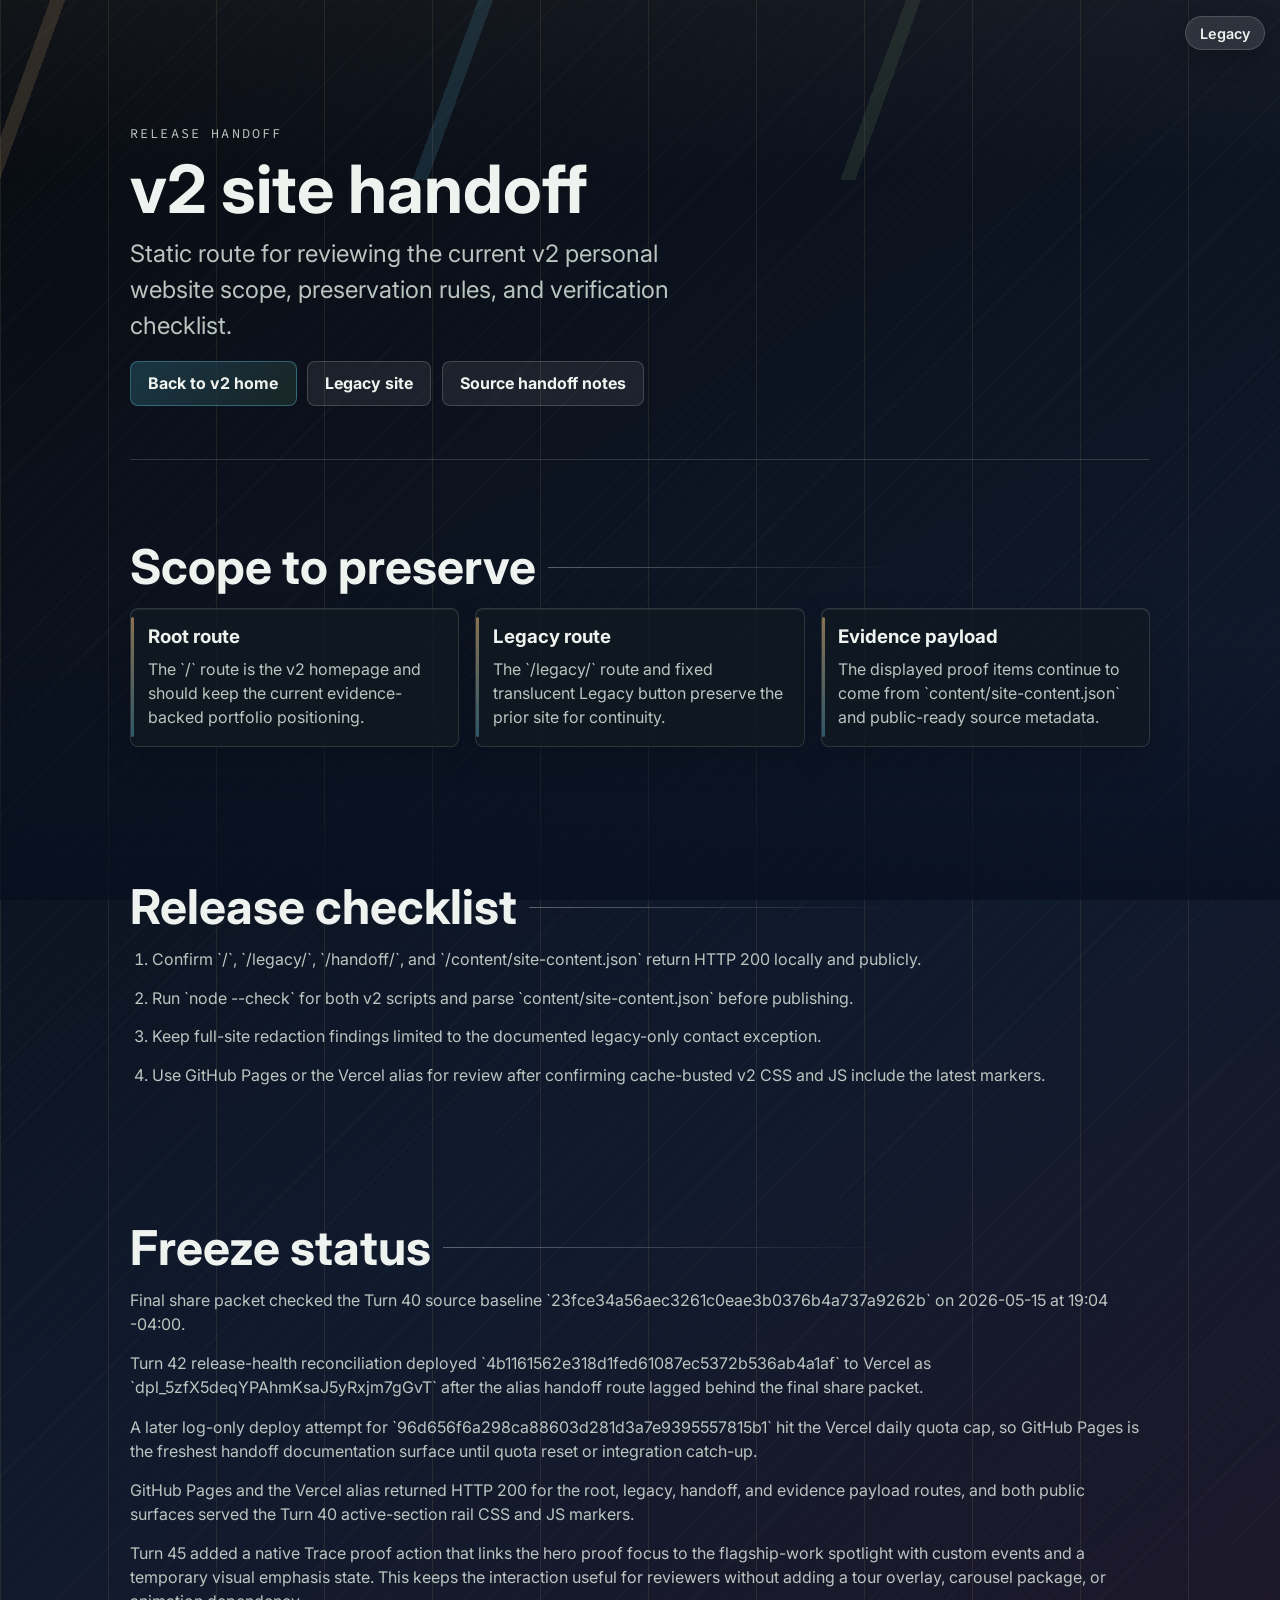
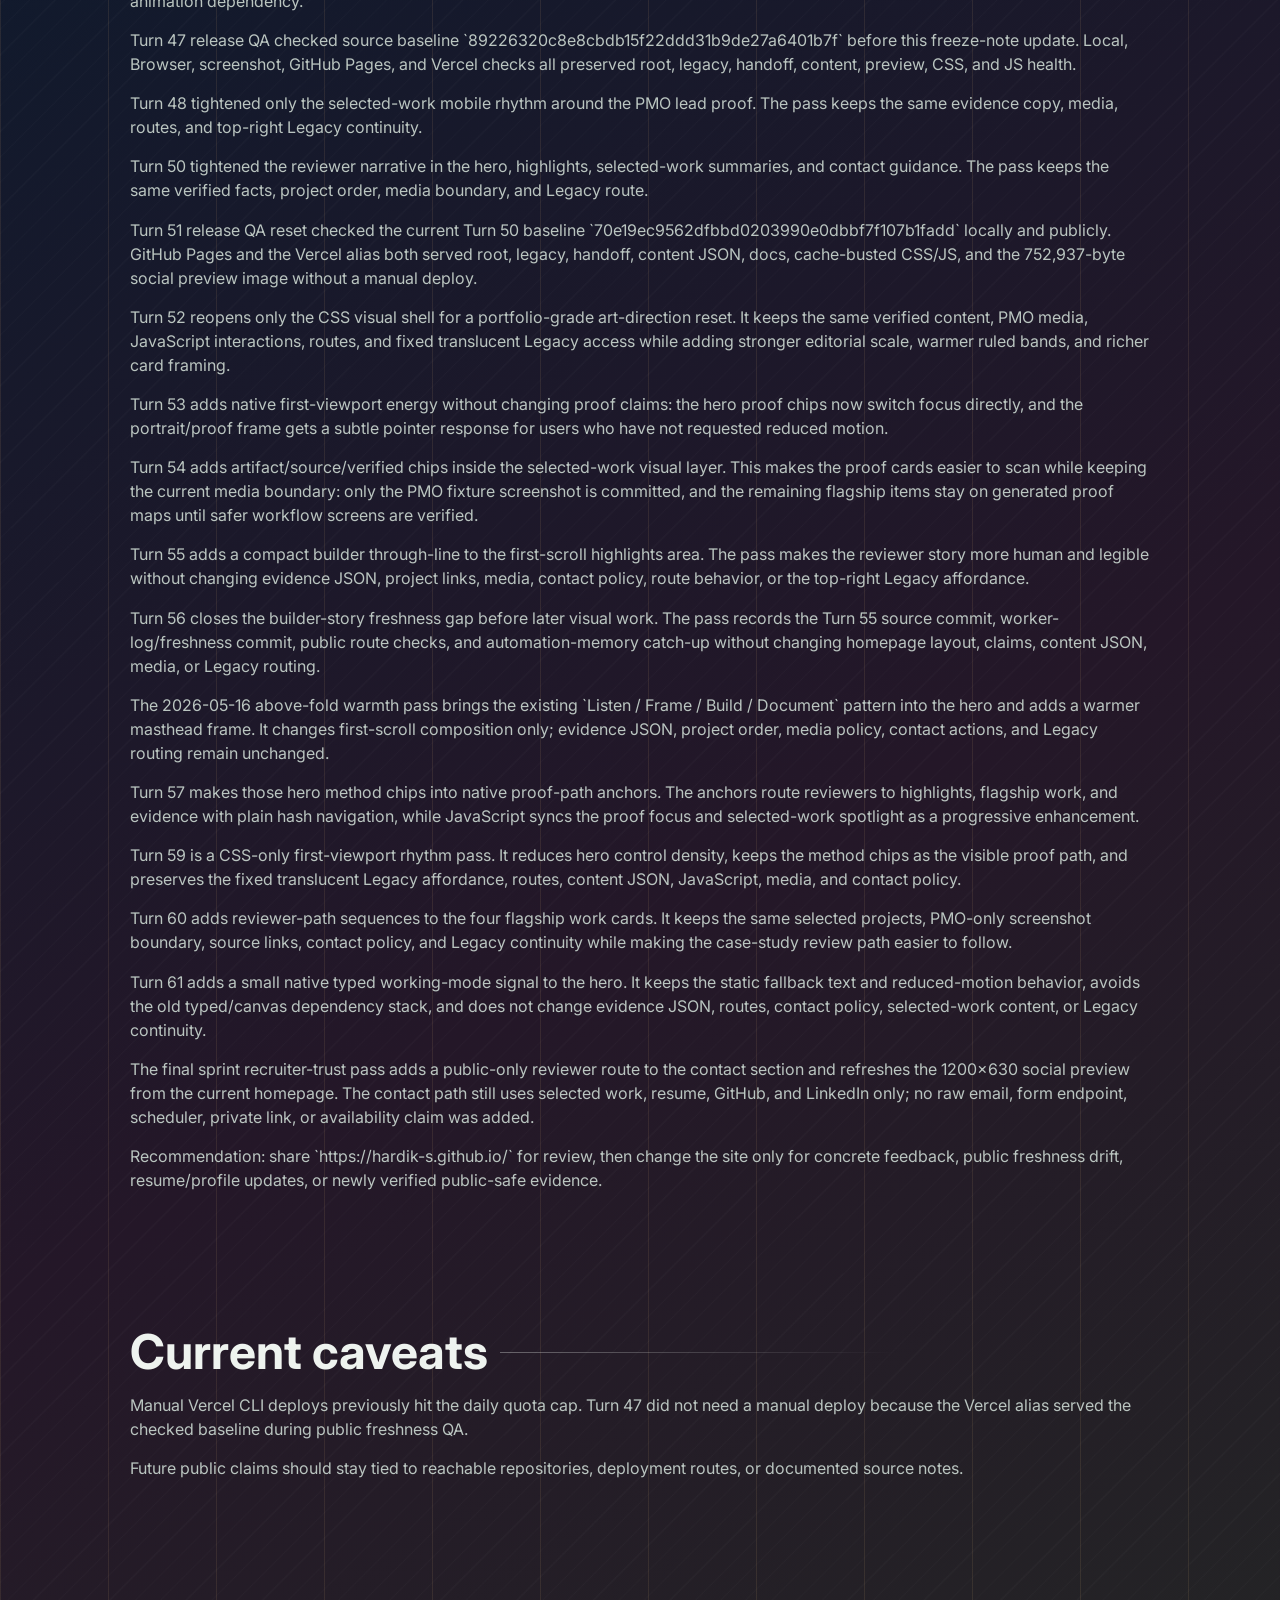
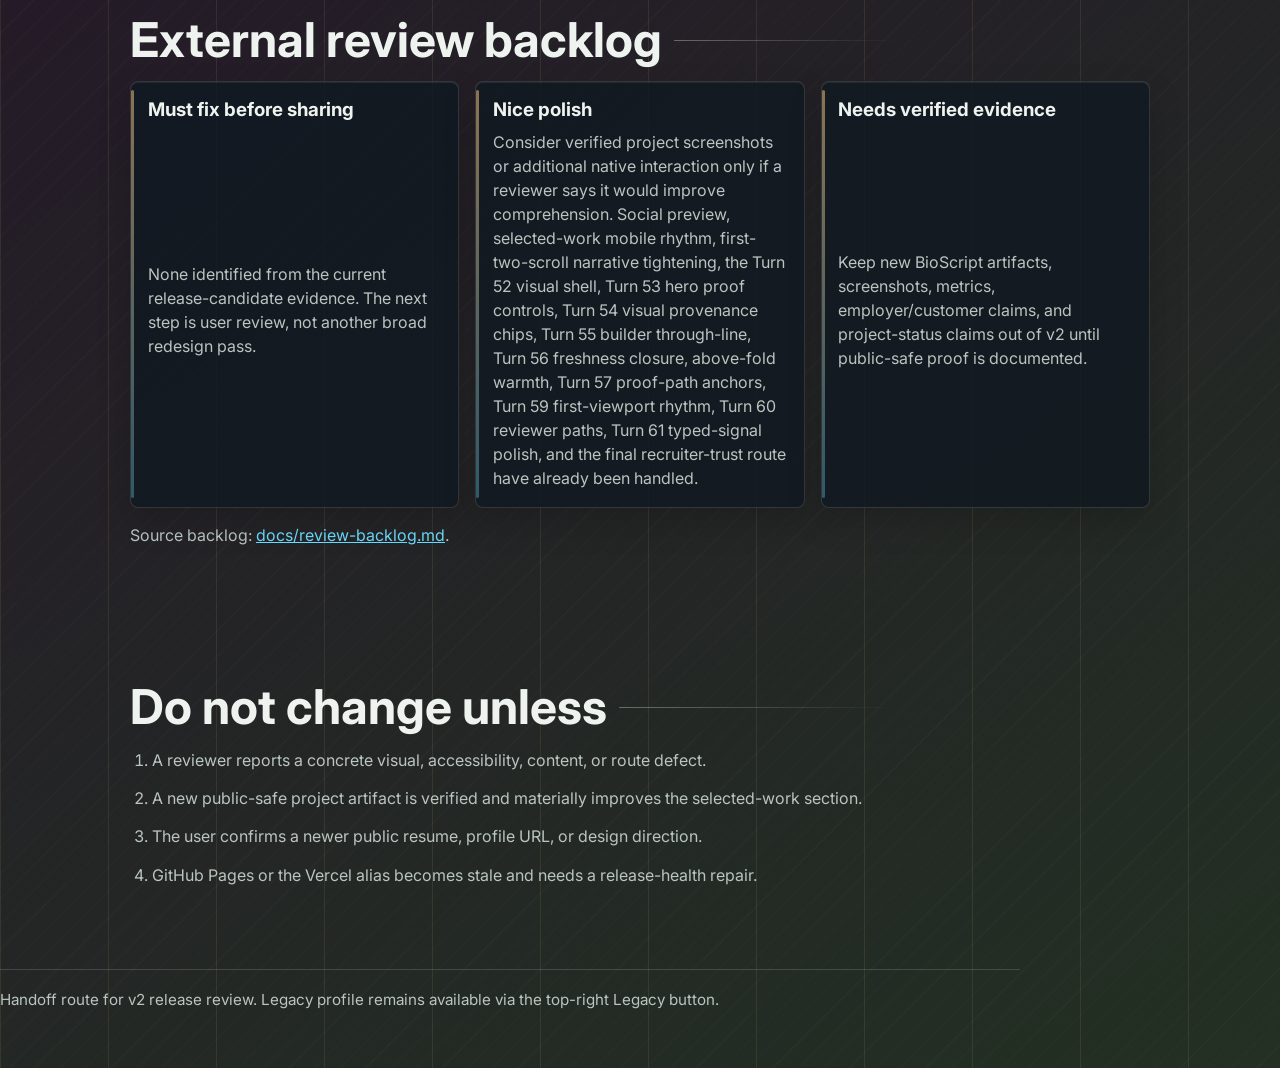
<file: handoff/index.html>
<!DOCTYPE html>
<html lang="en">

<head>
  <meta charset="utf-8">
  <meta name="viewport" content="width=device-width, initial-scale=1.0">
  <title>Hardik Shrestha | v2 Handoff</title>
  <meta name="description" content="Release handoff for the v2 Hardik Shrestha personal website." />
  <link rel="preconnect" href="https://fonts.googleapis.com">
  <link rel="preconnect" href="https://fonts.gstatic.com" crossorigin>
  <link href="https://fonts.googleapis.com/css2?family=Inter:wght@400;600;700&family=Source+Code+Pro:wght@400;600&display=swap" rel="stylesheet">
  <link rel="stylesheet" href="../css/v2.css">
  <link rel="shortcut icon" href="../images/favicon2.png">
</head>

<body>
  <a class="skip-link" href="#handoff-main">Skip to handoff content</a>
  <a class="legacy-pill" href="/legacy/" aria-label="Open legacy personal site">Legacy</a>

  <main class="site-shell handoff-shell" id="handoff-main">
    <header class="card-section handoff-hero" aria-labelledby="handoff-title">
      <p class="eyebrow">Release handoff</p>
      <h1 id="handoff-title">v2 site handoff</h1>
      <p class="hero-lede">
        Static route for reviewing the current v2 personal website scope, preservation rules, and verification checklist.
      </p>
      <div class="hero-links" aria-label="Handoff navigation">
        <a href="/">Back to v2 home</a>
        <a href="/legacy/" class="secondary">Legacy site</a>
        <a href="../docs/handoff.md" class="secondary">Source handoff notes</a>
      </div>
    </header>

    <section class="card-section" aria-labelledby="handoff-scope-title">
      <h2 id="handoff-scope-title">Scope to preserve</h2>
      <div class="cards">
        <article class="card">
          <h3>Root route</h3>
          <p>The `/` route is the v2 homepage and should keep the current evidence-backed portfolio positioning.</p>
        </article>
        <article class="card">
          <h3>Legacy route</h3>
          <p>The `/legacy/` route and fixed translucent Legacy button preserve the prior site for continuity.</p>
        </article>
        <article class="card">
          <h3>Evidence payload</h3>
          <p>The displayed proof items continue to come from `content/site-content.json` and public-ready source metadata.</p>
        </article>
      </div>
    </section>

    <section class="card-section" aria-labelledby="handoff-checklist-title">
      <h2 id="handoff-checklist-title">Release checklist</h2>
      <ol class="handoff-list">
        <li>Confirm `/`, `/legacy/`, `/handoff/`, and `/content/site-content.json` return HTTP 200 locally and publicly.</li>
        <li>Run `node --check` for both v2 scripts and parse `content/site-content.json` before publishing.</li>
        <li>Keep full-site redaction findings limited to the documented legacy-only contact exception.</li>
        <li>Use GitHub Pages or the Vercel alias for review after confirming cache-busted v2 CSS and JS include the latest markers.</li>
      </ol>
    </section>

    <section class="card-section" aria-labelledby="handoff-freeze-title">
      <h2 id="handoff-freeze-title">Freeze status</h2>
      <p class="section-note">
        Final share packet checked the Turn 40 source baseline `23fce34a56aec3261c0eae3b0376b4a737a9262b` on 2026-05-15 at 19:04 -04:00.
      </p>
      <p class="section-note">
        Turn 42 release-health reconciliation deployed `4b1161562e318d1fed61087ec5372b536ab4a1af` to Vercel as `dpl_5zfX5deqYPAhmKsaJ5yRxjm7gGvT` after the alias handoff route lagged behind the final share packet.
      </p>
      <p class="section-note">
        A later log-only deploy attempt for `96d656f6a298ca88603d281d3a7e9395557815b1` hit the Vercel daily quota cap, so GitHub Pages is the freshest handoff documentation surface until quota reset or integration catch-up.
      </p>
      <p class="section-note">
        GitHub Pages and the Vercel alias returned HTTP 200 for the root, legacy, handoff, and evidence payload routes, and both public surfaces served the Turn 40 active-section rail CSS and JS markers.
      </p>
      <p class="section-note">
        Turn 45 added a native Trace proof action that links the hero proof focus to the flagship-work spotlight with custom events and a temporary visual emphasis state. This keeps the interaction useful for reviewers without adding a tour overlay, carousel package, or animation dependency.
      </p>
      <p class="section-note">
        Turn 47 release QA checked source baseline `89226320c8e8cbdb15f22ddd31b9de27a6401b7f` before this freeze-note update. Local, Browser, screenshot, GitHub Pages, and Vercel checks all preserved root, legacy, handoff, content, preview, CSS, and JS health.
      </p>
      <p class="section-note">
        Turn 48 tightened only the selected-work mobile rhythm around the PMO lead proof. The pass keeps the same evidence copy, media, routes, and top-right Legacy continuity.
      </p>
      <p class="section-note">
        Turn 50 tightened the reviewer narrative in the hero, highlights, selected-work summaries, and contact guidance. The pass keeps the same verified facts, project order, media boundary, and Legacy route.
      </p>
      <p class="section-note">
        Turn 51 release QA reset checked the current Turn 50 baseline `70e19ec9562dfbbd0203990e0dbbf7f107b1fadd` locally and publicly. GitHub Pages and the Vercel alias both served root, legacy, handoff, content JSON, docs, cache-busted CSS/JS, and the 752,937-byte social preview image without a manual deploy.
      </p>
      <p class="section-note">
        Turn 52 reopens only the CSS visual shell for a portfolio-grade art-direction reset. It keeps the same verified content, PMO media, JavaScript interactions, routes, and fixed translucent Legacy access while adding stronger editorial scale, warmer ruled bands, and richer card framing.
      </p>
      <p class="section-note">
        Turn 53 adds native first-viewport energy without changing proof claims: the hero proof chips now switch focus directly, and the portrait/proof frame gets a subtle pointer response for users who have not requested reduced motion.
      </p>
      <p class="section-note">
        Turn 54 adds artifact/source/verified chips inside the selected-work visual layer. This makes the proof cards easier to scan while keeping the current media boundary: only the PMO fixture screenshot is committed, and the remaining flagship items stay on generated proof maps until safer workflow screens are verified.
      </p>
      <p class="section-note">
        Turn 55 adds a compact builder through-line to the first-scroll highlights area. The pass makes the reviewer story more human and legible without changing evidence JSON, project links, media, contact policy, route behavior, or the top-right Legacy affordance.
      </p>
      <p class="section-note">
        Turn 56 closes the builder-story freshness gap before later visual work. The pass records the Turn 55 source commit, worker-log/freshness commit, public route checks, and automation-memory catch-up without changing homepage layout, claims, content JSON, media, or Legacy routing.
      </p>
      <p class="section-note">
        The 2026-05-16 above-fold warmth pass brings the existing `Listen / Frame / Build / Document` pattern into the hero and adds a warmer masthead frame. It changes first-scroll composition only; evidence JSON, project order, media policy, contact actions, and Legacy routing remain unchanged.
      </p>
      <p class="section-note">
        Turn 57 makes those hero method chips into native proof-path anchors. The anchors route reviewers to highlights, flagship work, and evidence with plain hash navigation, while JavaScript syncs the proof focus and selected-work spotlight as a progressive enhancement.
      </p>
      <p class="section-note">
        Turn 59 is a CSS-only first-viewport rhythm pass. It reduces hero control density, keeps the method chips as the visible proof path, and preserves the fixed translucent Legacy affordance, routes, content JSON, JavaScript, media, and contact policy.
      </p>
      <p class="section-note">
        Turn 60 adds reviewer-path sequences to the four flagship work cards. It keeps the same selected projects, PMO-only screenshot boundary, source links, contact policy, and Legacy continuity while making the case-study review path easier to follow.
      </p>
      <p class="section-note">
        Turn 61 adds a small native typed working-mode signal to the hero. It keeps the static fallback text and reduced-motion behavior, avoids the old typed/canvas dependency stack, and does not change evidence JSON, routes, contact policy, selected-work content, or Legacy continuity.
      </p>
      <p class="section-note">
        The final sprint recruiter-trust pass adds a public-only reviewer route to the contact section and refreshes the 1200x630 social preview from the current homepage. The contact path still uses selected work, resume, GitHub, and LinkedIn only; no raw email, form endpoint, scheduler, private link, or availability claim was added.
      </p>
      <p class="section-note">
        Recommendation: share `https://hardik-s.github.io/` for review, then change the site only for concrete feedback, public freshness drift, resume/profile updates, or newly verified public-safe evidence.
      </p>
    </section>

    <section class="card-section" aria-labelledby="handoff-caveats-title">
      <h2 id="handoff-caveats-title">Current caveats</h2>
      <p class="section-note">
        Manual Vercel CLI deploys previously hit the daily quota cap. Turn 47 did not need a manual deploy because the Vercel alias served the checked baseline during public freshness QA.
      </p>
      <p class="section-note">
        Future public claims should stay tied to reachable repositories, deployment routes, or documented source notes.
      </p>
    </section>

    <section class="card-section" aria-labelledby="handoff-backlog-title">
      <h2 id="handoff-backlog-title">External review backlog</h2>
      <div class="cards">
        <article class="card">
          <h3>Must fix before sharing</h3>
          <p>None identified from the current release-candidate evidence. The next step is user review, not another broad redesign pass.</p>
        </article>
        <article class="card">
          <h3>Nice polish</h3>
          <p>Consider verified project screenshots or additional native interaction only if a reviewer says it would improve comprehension. Social preview, selected-work mobile rhythm, first-two-scroll narrative tightening, the Turn 52 visual shell, Turn 53 hero proof controls, Turn 54 visual provenance chips, Turn 55 builder through-line, Turn 56 freshness closure, above-fold warmth, Turn 57 proof-path anchors, Turn 59 first-viewport rhythm, Turn 60 reviewer paths, Turn 61 typed-signal polish, and the final recruiter-trust route have already been handled.</p>
        </article>
        <article class="card">
          <h3>Needs verified evidence</h3>
          <p>Keep new BioScript artifacts, screenshots, metrics, employer/customer claims, and project-status claims out of v2 until public-safe proof is documented.</p>
        </article>
      </div>
      <p class="section-note">
        Source backlog: <a href="../docs/review-backlog.md">docs/review-backlog.md</a>.
      </p>
    </section>

    <section class="card-section" aria-labelledby="handoff-stop-title">
      <h2 id="handoff-stop-title">Do not change unless</h2>
      <ol class="handoff-list">
        <li>A reviewer reports a concrete visual, accessibility, content, or route defect.</li>
        <li>A new public-safe project artifact is verified and materially improves the selected-work section.</li>
        <li>The user confirms a newer public resume, profile URL, or design direction.</li>
        <li>GitHub Pages or the Vercel alias becomes stale and needs a release-health repair.</li>
      </ol>
    </section>

    <footer class="footer-note">
      <p>Handoff route for v2 release review. Legacy profile remains available via the top-right Legacy button.</p>
    </footer>
  </main>
</body>

</html>
</file>
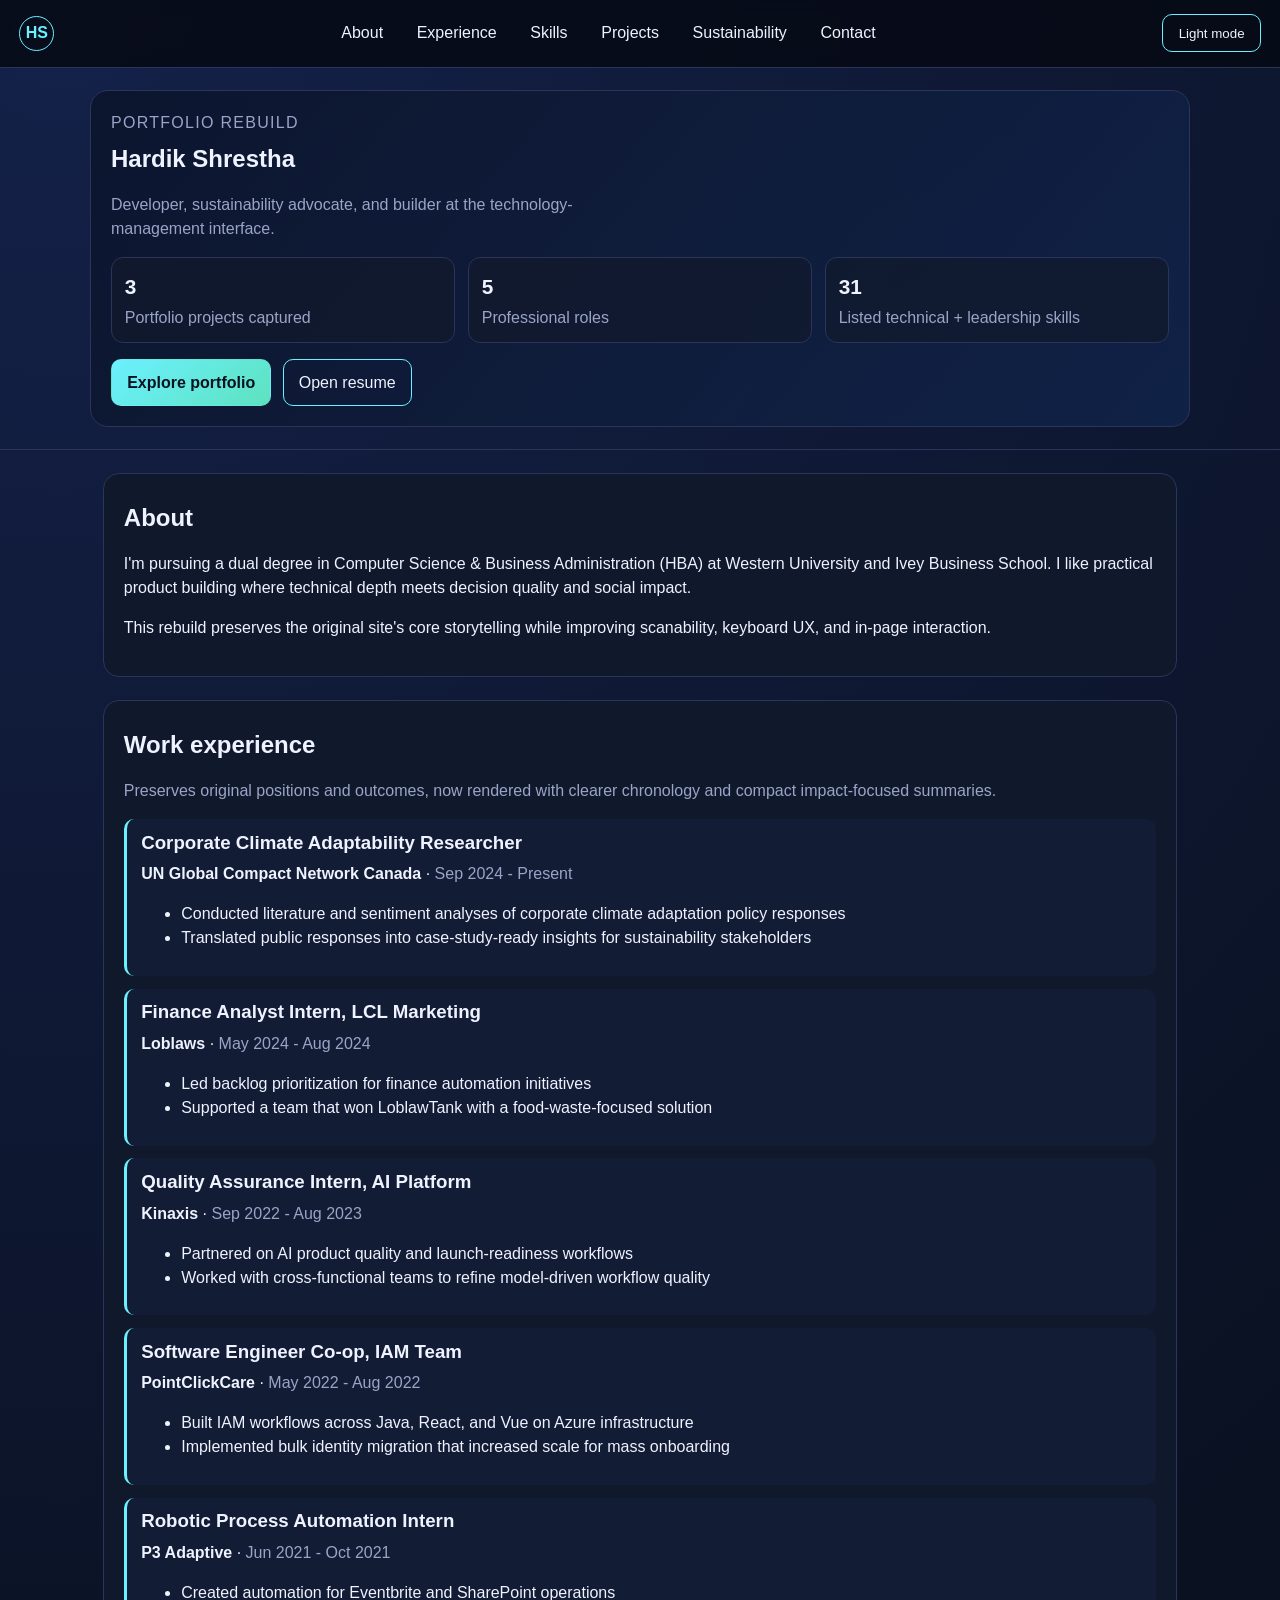
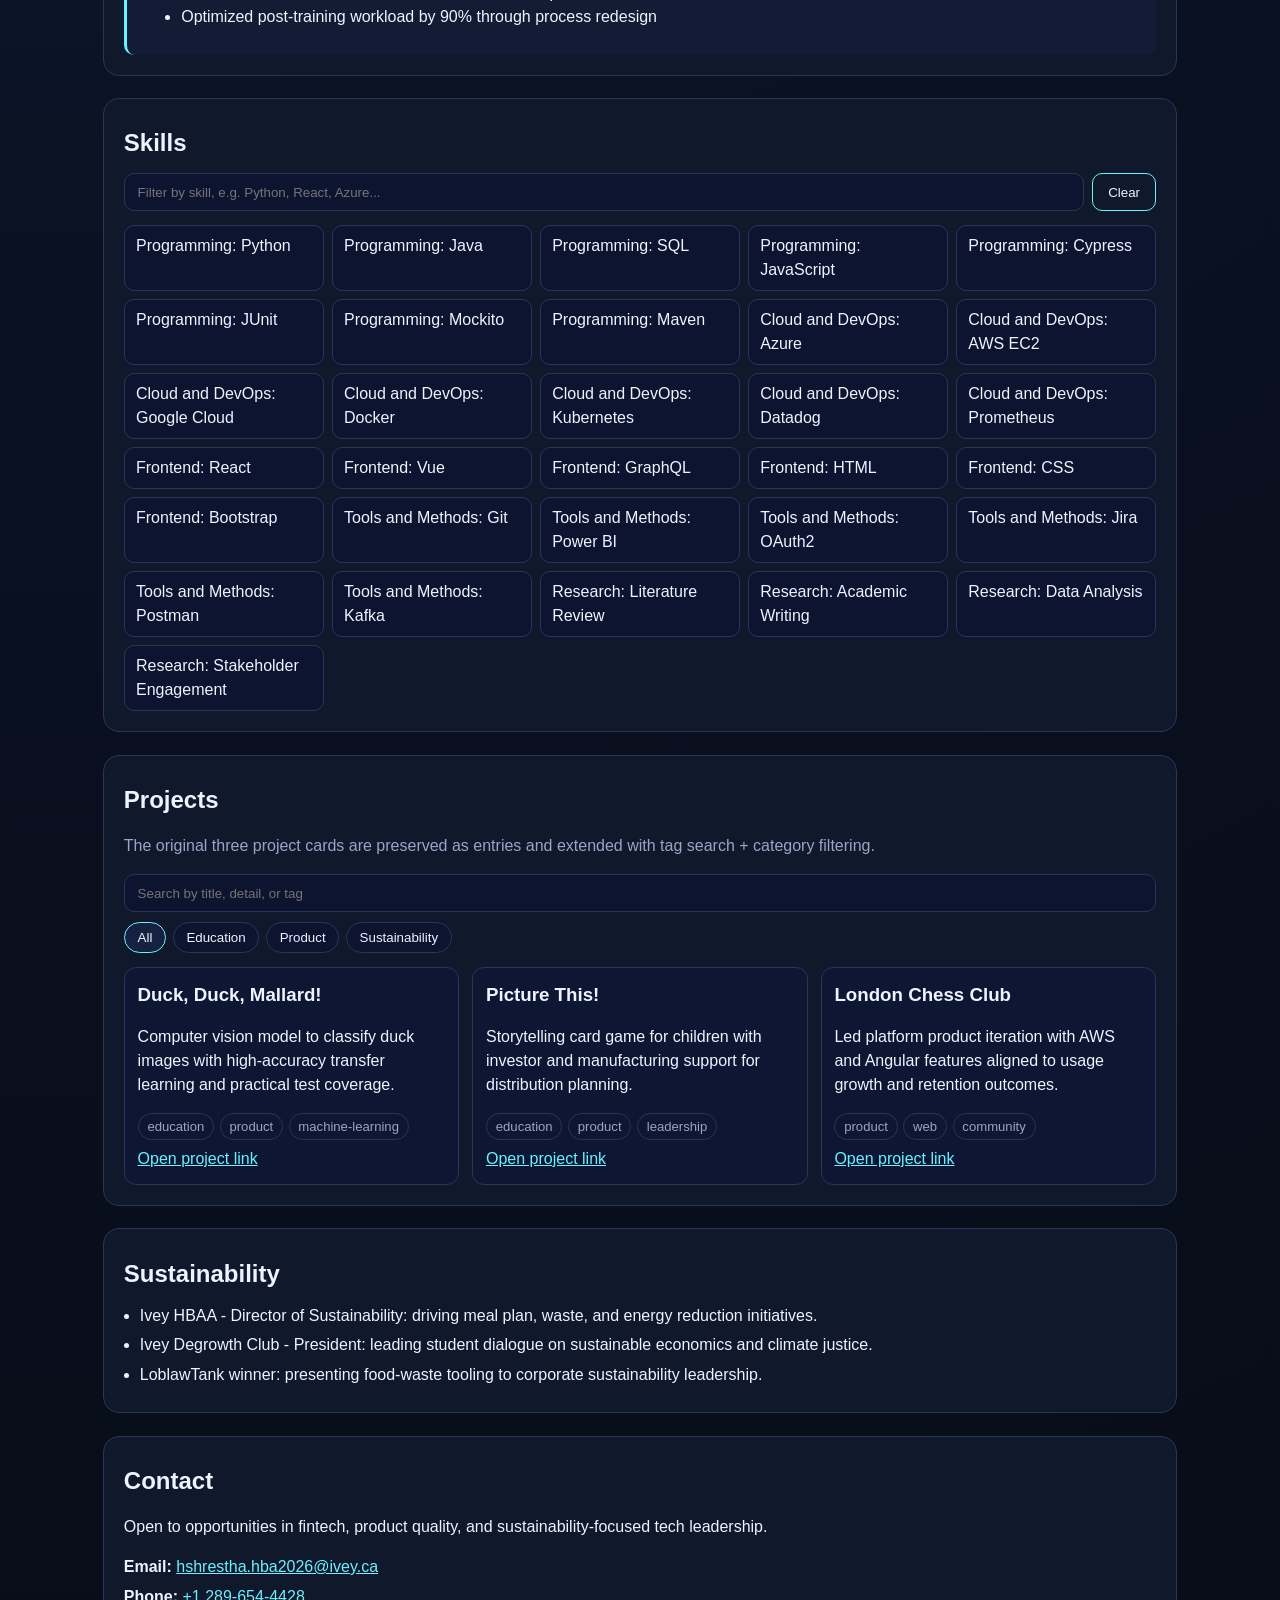
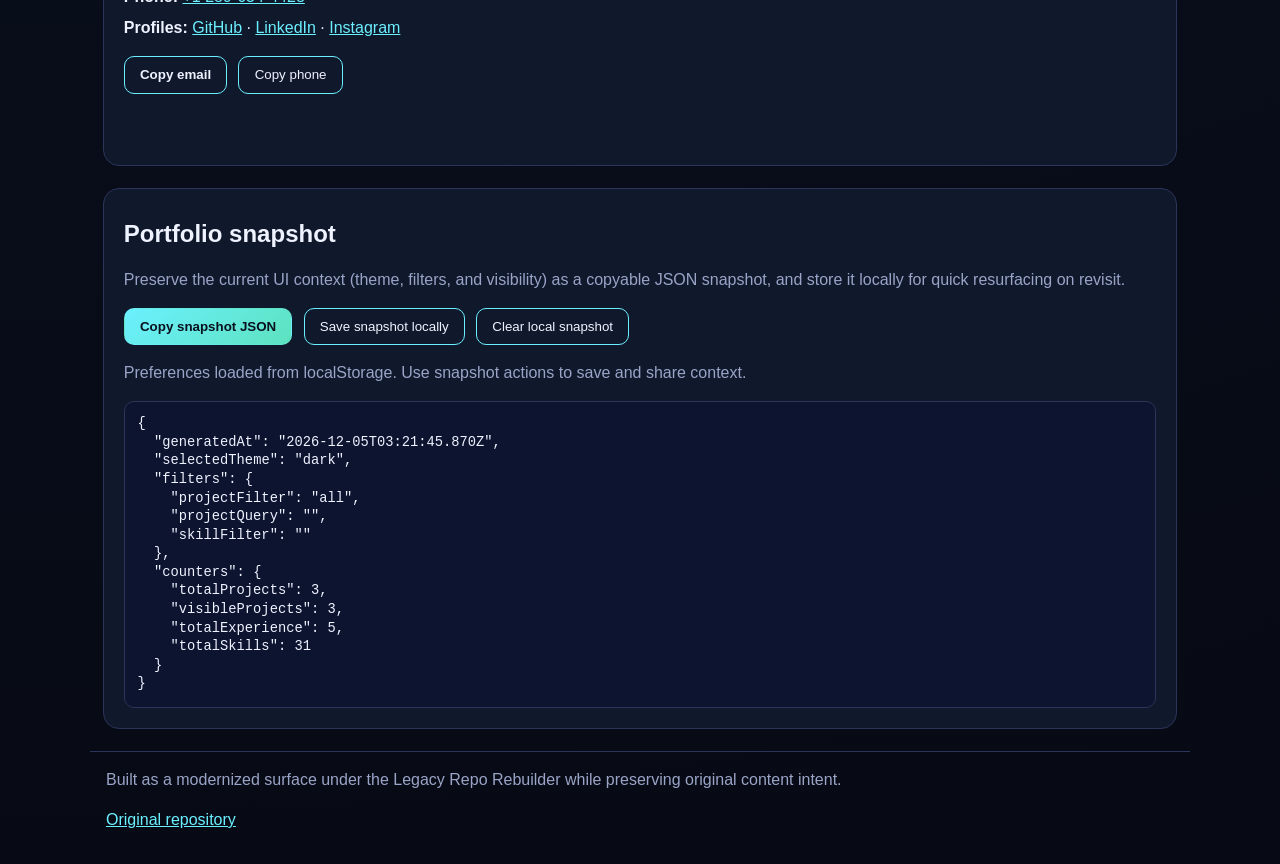
<file: modern/index.html>
<!doctype html>
<html lang="en">
<head>
  <meta charset="utf-8" />
  <meta name="viewport" content="width=device-width, initial-scale=1.0" />
  <title>Hardik Shrestha | Modern Portfolio</title>
  <meta
    name="description"
    content="A modernized profile surface for Hardik Shrestha preserving work, projects, and leadership history."
  />
  <link rel="stylesheet" href="./styles.css" />
</head>
<body>
  <header class="site-shell">
    <nav class="top-nav" aria-label="Primary">
      <a class="brand" href="#hero">HS</a>
      <ul class="nav-links">
        <li><a href="#about">About</a></li>
        <li><a href="#experience">Experience</a></li>
        <li><a href="#skills">Skills</a></li>
        <li><a href="#projects">Projects</a></li>
        <li><a href="#sustainability">Sustainability</a></li>
        <li><a href="#contact">Contact</a></li>
      </ul>
      <button class="ghost" id="themeButton" type="button" aria-pressed="false">Light mode</button>
    </nav>

    <section id="hero" class="hero">
      <p class="eyebrow">Portfolio Rebuild</p>
      <h1>Hardik Shrestha</h1>
      <p class="subtitle">
        Developer, sustainability advocate, and builder at the technology-management interface.
      </p>
      <div id="hero-stats" class="hero-stats"></div>
      <div class="cta-row">
        <a class="primary-btn" href="#projects">Explore portfolio</a>
        <a class="ghost-btn" href="https://drive.google.com/file/d/1rbTC2hLoid0K8culdn1go-qfMCaq1WEd/view?usp=sharing" target="_blank" rel="noreferrer">Open resume</a>
      </div>
    </section>
  </header>

  <main>
    <section id="about" class="section card">
      <h2>About</h2>
      <p>
        I'm pursuing a dual degree in Computer Science &amp; Business Administration (HBA) at Western University
        and Ivey Business School. I like practical product building where technical depth meets decision quality and
        social impact.
      </p>
      <p>
        This rebuild preserves the original site's core storytelling while improving scanability, keyboard UX, and
        in-page interaction.
      </p>
    </section>

    <section id="experience" class="section card">
      <h2>Work experience</h2>
      <p class="section-note">
        Preserves original positions and outcomes, now rendered with clearer chronology and compact impact-focused summaries.
      </p>
      <div id="experience-list" class="timeline"></div>
    </section>

    <section id="skills" class="section card">
      <h2>Skills</h2>
      <div class="skill-filter-row">
        <label for="skillFilter" class="sr-only">Skill filter</label>
        <input id="skillFilter" type="text" placeholder="Filter by skill, e.g. Python, React, Azure..." />
        <button type="button" class="ghost" id="clearSkillFilter">Clear</button>
      </div>
      <ul id="skillList" class="skill-list" aria-live="polite" aria-label="Available skills"></ul>
    </section>

    <section id="projects" class="section card">
      <h2>Projects</h2>
      <p class="section-note">
        The original three project cards are preserved as entries and extended with tag search + category filtering.
      </p>
      <div class="project-controls">
        <label for="projectQuery" class="sr-only">Search projects</label>
        <input id="projectQuery" type="search" placeholder="Search by title, detail, or tag" />
        <div id="projectFilter" class="segment-group" role="tablist" aria-label="Filter projects">
          <button class="segment is-active" data-filter="all" aria-pressed="true" type="button">All</button>
          <button class="segment" data-filter="education" aria-pressed="false" type="button">Education</button>
          <button class="segment" data-filter="product" aria-pressed="false" type="button">Product</button>
          <button class="segment" data-filter="sustainability" aria-pressed="false" type="button">Sustainability</button>
        </div>
      </div>
      <div id="projectGrid" class="grid"></div>
      <p id="projectEmpty" class="empty-state" hidden>No projects match the selected filters.</p>
    </section>

    <section id="sustainability" class="section card">
      <h2>Sustainability</h2>
      <ul id="sustainabilityList" class="simple-list"></ul>
    </section>

    <section id="contact" class="section card">
      <h2>Contact</h2>
      <p>
        Open to opportunities in fintech, product quality, and sustainability-focused tech leadership.
      </p>
      <ul class="contact-list">
        <li><strong>Email:</strong> <a href="mailto:hshrestha.hba2026@ivey.ca">hshrestha.hba2026@ivey.ca</a></li>
        <li><strong>Phone:</strong> <a href="tel:+12896544428">+1 289-654-4428</a></li>
        <li><strong>Profiles:</strong>
          <a href="https://github.com/Hardik-S" target="_blank" rel="noreferrer">GitHub</a> ·
          <a href="https://www.linkedin.com/in/hardik-shres/" target="_blank" rel="noreferrer">LinkedIn</a> ·
          <a href="https://www.instagram.com/hardikithink/" target="_blank" rel="noreferrer">Instagram</a>
        </li>
      </ul>
      <div class="cta-row">
        <button class="primary-btn" id="copyEmail" type="button">Copy email</button>
        <button class="ghost-btn" id="copyPhone" type="button">Copy phone</button>
      </div>
      <p id="copyStatus" class="assistive-hint" role="status" aria-live="polite"></p>
    </section>

    <section id="snapshot" class="section card">
      <h2>Portfolio snapshot</h2>
      <p class="section-note">
        Preserve the current UI context (theme, filters, and visibility) as a copyable JSON
        snapshot, and store it locally for quick resurfacing on revisit.
      </p>
      <div class="cta-row snapshot-actions">
        <button class="primary-btn" id="copySnapshot" type="button">Copy snapshot JSON</button>
        <button class="ghost-btn" id="saveSnapshot" type="button">Save snapshot locally</button>
        <button class="ghost-btn" id="clearSnapshot" type="button">Clear local snapshot</button>
      </div>
      <p id="snapshotStatus" class="assistive-hint" role="status" aria-live="polite"></p>
      <pre id="snapshotOutput" class="snapshot-output" aria-label="Current snapshot JSON"></pre>
    </section>
  </main>

  <footer class="site-footer">
    <p>
      Built as a modernized surface under the Legacy Repo Rebuilder while preserving original content intent.
    </p>
    <p>
      <a href="https://github.com/Hardik-S/Hardik-S.github.io" target="_blank" rel="noreferrer">Original repository</a>
    </p>
  </footer>

  <script src="./app.js"></script>
</body>
</html>
</file>
<file: css/v2.css>
:root {
  --bg: #080b10;
  --surface: #101923;
  --surface-elevated: rgba(17, 25, 34, 0.82);
  --surface-olive: rgba(38, 54, 43, 0.6);
  --surface-warm: rgba(64, 48, 34, 0.62);
  --text: #eef3ef;
  --muted: #bac5c0;
  --line: rgba(238, 243, 239, 0.16);
  --accent: #6bdcff;
  --accent-warm: #f2c17b;
  --accent-leaf: #a7d17e;
  --accent-rose: #e08e9a;
  --accent-soft: rgba(107, 220, 255, 0.2);
  --ink-blue: #101a2d;
  --ink-plum: #23182a;
  --paper-warm: rgba(248, 235, 208, 0.1);
  --portfolio-cream: #f8ebd0;
}

* {
  box-sizing: border-box;
}

body {
  margin: 0;
  min-height: 100vh;
  font-family: Inter, system-ui, -apple-system, Segoe UI, Roboto, Arial, sans-serif;
  color: var(--text);
  background:
    linear-gradient(90deg, rgba(242, 193, 123, 0.1) 0 1px, transparent 1px 100%),
    repeating-linear-gradient(135deg, rgba(238, 243, 239, 0.024) 0 1px, transparent 1px 18px),
    linear-gradient(150deg, #080b10 0%, #101a2d 30%, #241728 58%, #233023 100%);
  background-size: 108px 100%, auto, auto;
}

a {
  color: var(--accent);
}

*,
*::before,
*::after {
  transition:
    transform 0.24s ease,
    background-color 0.24s ease,
    border-color 0.24s ease;
}

.hero,
.section-rail,
.card-section,
.footer-note {
  width: min(1020px, 92vw);
  margin: 0 auto;
}

.site-shell {
  /* Keep all decorative depth behind content while preserving clickability on fixed controls. */
  isolation: isolate;
  position: relative;
  padding: 2.35rem 0 3.5rem;
  display: grid;
  gap: 1.75rem;
}

.site-shell::before {
  /* Turn 52 uses editorial ruled bands, not copied template assets or decorative blob backgrounds. */
  content: "";
  position: absolute;
  inset: -150px -18vw auto;
  height: 330px;
  z-index: -1;
  pointer-events: none;
  background:
    linear-gradient(110deg, transparent 0 18%, rgba(242, 193, 123, 0.14) 18% 18.8%, transparent 18.8% 41%, rgba(107, 220, 255, 0.12) 41% 41.8%, transparent 41.8% 64%, rgba(167, 209, 126, 0.1) 64% 64.8%, transparent 64.8% 100%),
    linear-gradient(180deg, rgba(248, 235, 208, 0.075), transparent);
}

.site-shell::after {
  content: "";
  position: fixed;
  inset: auto 0 0;
  height: 28vh;
  pointer-events: none;
  z-index: -1;
  background: linear-gradient(to top, rgba(7, 15, 32, 0.75), transparent);
}

.hero {
  position: relative;
  min-height: min(470px, calc(100svh - 14rem));
  padding: clamp(1.25rem, 2.8vw, 2rem) 0 clamp(1rem, 2vw, 1.45rem);
  display: grid;
  grid-template-columns: minmax(0, 1.02fr) minmax(300px, 0.78fr);
  grid-template-areas:
    "copy portrait"
    "actions portrait";
  align-items: center;
  gap: clamp(1.4rem, 4vw, 3.2rem);
  border-bottom: 1px solid var(--line);
  border-top: 1px solid rgba(248, 235, 208, 0.12);
}

.hero::before {
  content: "";
  position: absolute;
  inset: 0 -2vw 0 -2vw;
  z-index: -1;
  border-radius: 0.6rem;
  background:
    linear-gradient(90deg, rgba(242, 193, 123, 0.32) 0 0.26rem, transparent 0.26rem),
    linear-gradient(135deg, rgba(248, 235, 208, 0.055), rgba(107, 220, 255, 0.025) 38%, rgba(224, 142, 154, 0.04));
  box-shadow: inset 0 1px 0 rgba(238, 243, 239, 0.08);
}

.hero::after {
  content: "HS";
  position: absolute;
  right: min(26vw, 18rem);
  bottom: 2.5rem;
  z-index: -1;
  color: rgba(248, 235, 208, 0.045);
  font-size: clamp(9rem, 22vw, 19rem);
  font-weight: 800;
  line-height: 0.72;
}

@keyframes signal-caret {
  0%,
  46% {
    opacity: 1;
  }

  47%,
  100% {
    opacity: 0;
  }
}

.legacy-pill {
  position: fixed;
  top: 1rem;
  right: 1rem;
  z-index: 20;
  text-decoration: none;
  border: 1px solid var(--line);
  color: var(--text);
  background: rgba(255, 255, 255, 0.11);
  backdrop-filter: blur(8px);
  padding: 0.45rem 0.85rem;
  border-radius: 999px;
  font-size: 0.9rem;
  font-weight: 600;
  box-shadow: 0 8px 24px rgba(0, 0, 0, 0.25);
}

.legacy-pill:hover,
.legacy-pill:focus-visible {
  background: var(--accent-soft);
  transform: translateY(-1px);
}

.hero-copy {
  grid-area: copy;
  display: grid;
  align-content: center;
  gap: 0.76rem;
}

.hero-copy h1 {
  position: relative;
  max-width: 11ch;
}

.hero-copy h1::after {
  content: "";
  display: block;
  width: min(15rem, 58vw);
  height: 0.28rem;
  margin-top: 0.82rem;
  background: linear-gradient(90deg, var(--accent-warm), var(--accent-leaf), var(--accent), transparent);
}

.hero-actions-panel {
  grid-area: actions;
  display: grid;
  align-content: start;
  gap: 0.62rem;
}

.hero .hero-links a,
.hero-proof-strip {
  display: flex;
  align-items: center;
  flex-wrap: wrap;
  gap: 0.6rem;
}

.hero-proof-strip {
  margin-top: 0.08rem;
  /* Turn 59 keeps the first viewport calmer now that the method chips carry the direct proof path. */
  display: none;
}

.hero-focus-panel {
  width: min(100%, 31rem);
  display: grid;
  grid-template-columns: minmax(0, 1fr) auto;
  align-items: center;
  gap: 0.55rem 0.85rem;
  padding: 0.62rem 0.7rem;
  border: 1px solid rgba(231, 237, 249, 0.22);
  border-radius: 0.5rem;
  background:
    linear-gradient(135deg, rgba(107, 220, 255, 0.08), rgba(244, 184, 106, 0.06)),
    rgba(238, 243, 239, 0.065);
  box-shadow:
    inset 0 1px 0 rgba(255, 255, 255, 0.08),
    0 18px 48px rgba(0, 0, 0, 0.18);
}

.hero-focus-panel .eyebrow {
  grid-column: 1 / -1;
}

.hero-focus-text {
  color: rgba(231, 237, 249, 0.92);
  font-size: 0.97rem;
  line-height: 1.45;
}

.hero-focus-actions {
  display: inline-flex;
  align-items: center;
  justify-content: flex-end;
  gap: 0.45rem;
  flex-wrap: wrap;
}

.focus-cycle-button,
.proof-journey-button {
  width: max-content;
  border: 1px solid var(--line);
  border-radius: 0.5rem;
  padding: 0.5rem 0.72rem;
  color: var(--text);
  background: rgba(7, 15, 32, 0.74);
  font: inherit;
  font-size: 0.86rem;
  font-weight: 700;
  cursor: pointer;
}

.focus-cycle-button:hover,
.focus-cycle-button:focus-visible,
.proof-journey-button:hover,
.proof-journey-button:focus-visible {
  border-color: var(--accent);
  background: rgba(107, 220, 255, 0.14);
  transform: translateY(-1px);
}

.proof-journey-button {
  border-color: rgba(244, 184, 106, 0.34);
  background: rgba(244, 184, 106, 0.1);
}

.hero-proof-strip button {
  font-size: 0.72rem;
  letter-spacing: 0.06em;
  text-transform: uppercase;
  color: var(--text);
  border: 1px solid var(--line);
  border-radius: 0.45rem;
  padding: 0.3rem 0.5rem;
  background: rgba(255, 255, 255, 0.085);
  white-space: nowrap;
  font: inherit;
  font-weight: 700;
  cursor: pointer;
}

.hero-proof-strip button:hover,
.hero-proof-strip button:focus-visible,
.hero-proof-strip button.is-active {
  border-color: rgba(107, 220, 255, 0.58);
  background: rgba(107, 220, 255, 0.14);
  transform: translateY(-1px);
}

.hero-proof-strip button.is-active {
  color: #06101f;
  background: var(--accent-leaf);
}

.eyebrow {
  margin: 0;
  letter-spacing: 0.16em;
  text-transform: uppercase;
  font-family: "Source Code Pro", ui-monospace, Menlo, Consolas, monospace;
  color: var(--accent);
  font-size: 0.84rem;
}

h1 {
  margin: 0;
  line-height: 0.92;
  font-size: clamp(3rem, 5.2vw, 4.6rem);
  letter-spacing: 0;
  text-wrap: balance;
}

.hero p {
  max-width: 60ch;
  color: var(--muted);
  line-height: 1.65;
  margin: 0;
}

.hero-lede {
  font-size: clamp(1.2rem, 1.95vw, 1.5rem);
  color: rgba(231, 237, 249, 0.94);
  line-height: 1.28;
  max-width: 39ch;
}

.hero-support {
  max-width: 49ch;
}

.hero-signal {
  width: min(100%, 36rem);
  min-height: 2.55rem;
  display: inline-flex;
  align-items: center;
  gap: 0.62rem;
  padding: 0.42rem 0.62rem;
  border: 1px solid rgba(167, 209, 126, 0.22);
  border-radius: 0.48rem;
  color: rgba(238, 243, 239, 0.9);
  background:
    linear-gradient(90deg, rgba(167, 209, 126, 0.12), rgba(107, 220, 255, 0.05)),
    rgba(7, 16, 15, 0.45);
}

.hero-signal-label {
  flex: 0 0 auto;
  color: var(--accent-leaf);
  font-family: "Source Code Pro", ui-monospace, Menlo, Consolas, monospace;
  font-size: 0.68rem;
  font-weight: 700;
  text-transform: uppercase;
}

.hero-signal-text {
  min-width: 0;
  color: rgba(238, 243, 239, 0.92);
  font-family: "Source Code Pro", ui-monospace, Menlo, Consolas, monospace;
  font-size: 0.88rem;
  line-height: 1.35;
  overflow-wrap: anywhere;
}

.hero-signal[data-signal-mode="typing"] .hero-signal-text::after {
  content: "";
  display: inline-block;
  width: 0.52em;
  height: 1.1em;
  margin-left: 0.14rem;
  border-right: 2px solid rgba(242, 193, 123, 0.82);
  vertical-align: -0.16em;
  animation: signal-caret 900ms steps(2, start) infinite;
}

.hero-method {
  /* This repeats the Turn 55 working pattern in the hero without adding a new proof claim. */
  width: min(100%, 45rem);
  display: grid;
  grid-template-columns: repeat(2, minmax(0, 1fr));
  gap: 0.45rem;
  margin-top: 0.18rem;
}

.hero-method a {
  min-width: 0;
  padding: 0.44rem 0.58rem;
  border: 1px solid rgba(248, 235, 208, 0.16);
  border-radius: 0.45rem;
  color: rgba(231, 237, 249, 0.78);
  background: rgba(7, 16, 15, 0.4);
  font-size: 0.78rem;
  line-height: 1.35;
  text-decoration: none;
  transition:
    border-color 180ms ease,
    background 180ms ease,
    color 180ms ease,
    transform 180ms ease;
}

.hero-method a:hover,
.hero-method a:focus-visible,
.hero-method a.is-active {
  border-color: rgba(244, 184, 106, 0.64);
  color: rgba(238, 243, 239, 0.96);
  background:
    linear-gradient(135deg, rgba(244, 184, 106, 0.14), rgba(107, 220, 255, 0.08)),
    rgba(7, 16, 15, 0.7);
}

.hero-method a:hover,
.hero-method a:focus-visible {
  transform: translateY(-1px);
}

.hero-method a.is-active {
  box-shadow:
    inset 0 1px 0 rgba(255, 255, 255, 0.12),
    0 0 0 2px rgba(244, 184, 106, 0.08);
}

.hero-method strong {
  display: block;
  margin-bottom: 0.08rem;
  color: var(--accent-warm);
  font-family: "Source Code Pro", ui-monospace, Menlo, Consolas, monospace;
  font-size: 0.7rem;
  letter-spacing: 0.08em;
  text-transform: uppercase;
}

.hero-portrait {
  grid-area: portrait;
  position: relative;
  justify-self: end;
  width: min(390px, 100%);
  margin: 0;
  display: grid;
  gap: 0.62rem;
}

.hero-portrait::before {
  content: "";
  position: absolute;
  inset: -1.4rem -1.15rem 4.4rem 2rem;
  z-index: -1;
  border: 1px solid rgba(107, 220, 255, 0.2);
  border-radius: 0.45rem;
  background:
    linear-gradient(135deg, rgba(248, 235, 208, 0.14), rgba(107, 220, 255, 0.1)),
    repeating-linear-gradient(120deg, rgba(238, 243, 239, 0.12) 0 1px, transparent 1px 12px);
  transform: rotate(2deg);
}

.hero-portrait img {
  width: 100%;
  height: clamp(17rem, 32vw, 21.5rem);
  aspect-ratio: 4 / 5;
  object-fit: cover;
  object-position: 50% 42%;
  border-radius: 0.42rem;
  border: 1px solid rgba(248, 235, 208, 0.34);
  box-shadow:
    0 38px 88px rgba(0, 0, 0, 0.46),
    -20px 20px 0 rgba(167, 209, 126, 0.15),
    20px -20px 0 rgba(242, 193, 123, 0.12);
}

.hero.is-hero-reactive .hero-portrait img {
  transform: perspective(900px) rotateX(var(--hero-tilt-y, 0deg)) rotateY(var(--hero-tilt-x, 0deg));
}

.hero.is-hero-reactive .hero-focus-panel {
  transform: translate3d(var(--hero-shift-x, 0), var(--hero-shift-y, 0), 0);
}

.hero-portrait figcaption {
  color: var(--muted);
  line-height: 1.45;
  font-size: 0.92rem;
}

.hero-portrait figcaption span {
  display: block;
  margin-bottom: 0.18rem;
  color: var(--accent-warm);
  font-family: "Source Code Pro", ui-monospace, Menlo, Consolas, monospace;
  font-size: 0.76rem;
  text-transform: uppercase;
  letter-spacing: 0.12em;
}

.hero-links {
  display: flex;
  gap: 0.65rem;
  flex-wrap: wrap;
  margin-top: 0.12rem;
}

.hero-links a {
  display: inline-block;
  padding: 0.72rem 1.08rem;
  border-radius: 0.5rem;
  background:
    linear-gradient(135deg, rgba(107, 220, 255, 0.18), rgba(167, 209, 126, 0.1)),
    rgba(8, 19, 30, 0.72);
  border: 1px solid rgba(107, 220, 255, 0.32);
  text-decoration: none;
  color: var(--text);
  width: max-content;
  font-weight: 700;
}

.hero-links a:hover,
.hero-links a:focus-visible {
  background: rgba(255, 255, 255, 0.12);
  border-color: var(--accent);
  transform: translateY(-1px);
}

.hero-links a.secondary {
  border-color: rgba(248, 235, 208, 0.18);
  background: rgba(255, 255, 255, 0.07);
}

.hero-links a.secondary:hover,
.hero-links a.secondary:focus-visible {
  background: rgba(255, 255, 255, 0.08);
}

.section-rail {
  display: flex;
  gap: 0.4rem;
  overflow-x: auto;
  padding: 0.58rem 0 0.92rem;
  border-bottom: 1px solid var(--line);
  scrollbar-width: thin;
}

.section-rail a {
  flex: 0 0 auto;
  display: inline-flex;
  align-items: center;
  gap: 0.42rem;
  min-height: 2.35rem;
  padding: 0.5rem 0.74rem;
  border: 1px solid rgba(248, 235, 208, 0.14);
  border-radius: 0.45rem;
  color: rgba(238, 243, 239, 0.88);
  background: rgba(8, 13, 23, 0.58);
  text-decoration: none;
  font-size: 0.88rem;
  font-weight: 700;
}

.section-rail a span {
  color: var(--accent-warm);
  font-family: "Source Code Pro", ui-monospace, Menlo, Consolas, monospace;
  font-size: 0.72rem;
}

.section-rail a:hover,
.section-rail a:focus-visible {
  border-color: var(--accent);
  background: rgba(107, 220, 255, 0.12);
  transform: translateY(-1px);
}

.section-rail a.is-current {
  border-color: rgba(107, 220, 255, 0.62);
  background: linear-gradient(135deg, rgba(107, 220, 255, 0.18), rgba(154, 203, 120, 0.12));
  color: var(--text);
  box-shadow: inset 0 0 0 1px rgba(238, 243, 239, 0.08);
}

.section-rail a.is-current span {
  color: var(--text);
}
.quick-nav {
  display: flex;
  flex-wrap: wrap;
  gap: 0.55rem;
  margin-top: 0.9rem;
}

.quick-nav a {
  text-decoration: none;
  font-size: 0.9rem;
  color: var(--accent);
  background: rgba(255, 255, 255, 0.08);
  border: 1px solid var(--line);
  border-radius: 999px;
  padding: 0.38rem 0.72rem;
  width: max-content;
}

.quick-nav a:hover,
.quick-nav a:focus-visible {
  background: rgba(255, 255, 255, 0.16);
  border-color: var(--accent);
  transform: translateY(-1px);
}

.skip-link {
  position: absolute;
  left: -9999px;
  top: 0.5rem;
  background: var(--surface);
  color: var(--text);
  padding: 0.55rem 0.8rem;
  border-radius: 0.45rem;
  border: 1px solid var(--line);
  text-decoration: none;
  z-index: 30;
}

.skip-link:focus {
  left: 1rem;
}
/* Keyboard-only anchors in the header for faster route discovery. */
.skip-link-secondary {
  top: 0.9rem;
}

.skip-link-secondary:focus {
  top: 2.4rem;
}

.skip-link-selected:focus {
  top: 3.7rem;
}

.skip-link-evidence:focus {
  top: 5rem;
}

.skip-link-contact:focus {
  top: 6.2rem;
}

.card-section {
  position: relative;
  padding: 3.35rem 0;
  display: grid;
  gap: 0.95rem;
  scroll-margin-top: 4rem;
}

.card-section h2 {
  display: inline-grid;
  grid-template-columns: auto 1fr;
  align-items: center;
  gap: 0.75rem;
  width: min(100%, 48rem);
  font-size: clamp(1.85rem, 4vw, 3rem);
  line-height: 1.05;
}

.card-section h2::after {
  content: "";
  height: 1px;
  min-width: 4rem;
  background: linear-gradient(90deg, rgba(238, 243, 239, 0.34), transparent);
}

.card-section:focus {
  outline: none;
}

.card-section:focus-visible {
  outline: none;
}

.card-section:target h2 {
  color: var(--accent);
}

#highlights,
#selected-work,
#evidence-section,
#contact {
  clip-path: inset(0 -100vmax);
}

#highlights {
  background:
    linear-gradient(90deg, rgba(16, 26, 45, 0.64), rgba(107, 220, 255, 0.04)),
    linear-gradient(180deg, rgba(248, 235, 208, 0.035), transparent 42%);
  box-shadow: 0 0 0 100vmax rgba(16, 26, 45, 0.64);
}

#selected-work {
  background:
    linear-gradient(135deg, rgba(31, 19, 36, 0.84), rgba(45, 38, 24, 0.58)),
    repeating-linear-gradient(90deg, rgba(248, 235, 208, 0.035) 0 1px, transparent 1px 4rem);
  box-shadow: 0 0 0 100vmax rgba(31, 19, 36, 0.84);
}

#evidence-section {
  background:
    linear-gradient(135deg, rgba(15, 33, 37, 0.76), rgba(53, 45, 29, 0.48));
  box-shadow: 0 0 0 100vmax rgba(15, 33, 37, 0.76);
}

#contact {
  background:
    linear-gradient(135deg, rgba(68, 50, 35, 0.7), rgba(20, 31, 48, 0.58));
  box-shadow: 0 0 0 100vmax rgba(68, 50, 35, 0.7);
}

.cards {
  display: grid;
  gap: 1rem;
  grid-template-columns: repeat(auto-fit, minmax(220px, 1fr));
}

.builder-story {
  /* Turn 55 adds a human story layer inside the existing first-scroll proof path, not a new claim surface. */
  display: grid;
  gap: 0.65rem;
  max-width: 64rem;
  margin-top: 0.35rem;
  padding: 1rem;
  border: 1px solid rgba(248, 235, 208, 0.18);
  border-radius: 0.5rem;
  background:
    linear-gradient(135deg, rgba(242, 193, 123, 0.12), rgba(107, 220, 255, 0.08)),
    rgba(7, 16, 15, 0.54);
  box-shadow:
    inset 0 1px 0 rgba(255, 255, 255, 0.07),
    0 18px 42px rgba(0, 0, 0, 0.16);
}

.builder-story h3 {
  max-width: 18ch;
  margin: 0;
  color: var(--text);
  font-size: clamp(1.45rem, 3vw, 2.1rem);
  line-height: 1.08;
}

.builder-story p {
  max-width: 72ch;
  margin: 0;
  color: rgba(231, 237, 249, 0.82);
  line-height: 1.55;
}

.story-steps {
  display: grid;
  grid-template-columns: repeat(4, minmax(0, 1fr));
  gap: 0.48rem;
}

.story-steps span {
  min-width: 0;
  padding: 0.48rem 0.58rem;
  border: 1px solid rgba(231, 237, 249, 0.14);
  border-radius: 0.45rem;
  color: rgba(238, 243, 239, 0.86);
  background: rgba(8, 19, 30, 0.58);
  font-family: "Source Code Pro", ui-monospace, Menlo, Consolas, monospace;
  font-size: 0.75rem;
  text-align: center;
  text-transform: uppercase;
}

.card {
  position: relative;
  border: 1px solid rgba(248, 235, 208, 0.14);
  border-radius: 0.5rem;
  background: var(--surface-elevated);
  padding: 1.05rem;
  display: grid;
  gap: 0.5rem;
  box-shadow:
    inset 0 1px 0 rgba(255, 255, 255, 0.07),
    0 14px 34px rgba(0, 0, 0, 0.16);
  animation: card-pop 0.4s ease both;
}

.card::before {
  content: "";
  position: absolute;
  inset: 0.55rem auto 0.55rem 0;
  width: 0.18rem;
  border-radius: 999px;
  background: linear-gradient(180deg, rgba(242, 193, 123, 0.75), rgba(107, 220, 255, 0.45));
  opacity: 0.72;
}

.selected-work-section .cards,
.selected-work-section .card {
  align-items: start;
}

.selected-work-section .card {
  background: rgba(8, 19, 30, 0.82);
  border-color: rgba(154, 203, 120, 0.34);
}

#highlights .card {
  background:
    linear-gradient(180deg, rgba(107, 220, 255, 0.14), rgba(8, 19, 30, 0.66)),
    var(--surface-elevated);
}

#evidence-section .card {
  background:
    linear-gradient(180deg, rgba(242, 193, 123, 0.12), rgba(8, 19, 30, 0.64)),
    var(--surface-elevated);
}

#contact .contact-actions a {
  background: rgba(7, 16, 15, 0.78);
}

.selected-work-section .card p {
  color: rgba(231, 237, 249, 0.84);
}

.selected-work-grid {
  display: grid;
  gap: 1.08rem;
  grid-template-columns: minmax(0, 1.14fr) minmax(0, 0.86fr);
}

.work-spotlight {
  display: grid;
  grid-template-columns: minmax(0, 1fr) auto;
  gap: 0.55rem 1rem;
  align-items: center;
  padding: 0.88rem 1rem;
  border: 1px solid rgba(248, 235, 208, 0.2);
  border-radius: 0.5rem;
  background:
    linear-gradient(135deg, rgba(167, 209, 126, 0.14), rgba(107, 220, 255, 0.08), rgba(242, 193, 123, 0.08)),
    rgba(8, 19, 30, 0.72);
}

.work-spotlight .eyebrow {
  grid-column: 1 / -1;
}

.work-spotlight-text {
  margin: 0;
  color: rgba(238, 243, 239, 0.9);
  line-height: 1.45;
}

.work-spotlight-actions {
  display: inline-flex;
  align-items: center;
  gap: 0.48rem;
}

.work-spotlight-actions button {
  border: 1px solid var(--line);
  border-radius: 0.5rem;
  padding: 0.48rem 0.68rem;
  color: var(--text);
  background: rgba(7, 16, 15, 0.78);
  font: inherit;
  font-size: 0.85rem;
  font-weight: 700;
  cursor: pointer;
}

.work-spotlight-actions button:hover,
.work-spotlight-actions button:focus-visible {
  border-color: var(--accent);
  background: rgba(107, 220, 255, 0.14);
  transform: translateY(-1px);
}

.work-spotlight-position {
  min-width: 3rem;
  color: var(--muted);
  text-align: center;
  font-family: "Source Code Pro", ui-monospace, Menlo, Consolas, monospace;
  font-size: 0.78rem;
}

.selected-work-grid .card,
.selected-work-grid .card p,
.selected-work-grid .card h3 {
  display: grid;
}

.flagship-card {
  min-height: 100%;
  align-content: start;
  gap: 0.7rem;
}

.flagship-card-featured {
  grid-row: span 3;
  padding: 1.28rem;
  background:
    linear-gradient(145deg, rgba(107, 220, 255, 0.16), rgba(242, 193, 123, 0.1), rgba(167, 209, 126, 0.07)),
    rgba(8, 19, 30, 0.9);
  border-color: rgba(248, 235, 208, 0.24);
  box-shadow:
    inset 0 1px 0 rgba(255, 255, 255, 0.09),
    0 26px 64px rgba(0, 0, 0, 0.28);
}

.flagship-card-featured .work-visual {
  min-height: 10.4rem;
}

.flagship-card-supporting {
  gap: 0.56rem;
}

.flagship-card-supporting .work-visual {
  min-height: 5.4rem;
}

.flagship-card-supporting .work-visual-flow {
  grid-template-columns: repeat(3, minmax(0, 1fr));
}

.flagship-card-supporting .work-visual-node {
  min-height: 2.35rem;
  font-size: 0.72rem;
}

.flagship-card[tabindex="0"] {
  cursor: pointer;
}

.flagship-card.is-spotlighted {
  border-color: rgba(107, 220, 255, 0.72);
  background:
    linear-gradient(145deg, rgba(107, 220, 255, 0.12), rgba(154, 203, 120, 0.09)),
    rgba(8, 19, 30, 0.9);
  box-shadow:
    inset 0 1px 0 rgba(255, 255, 255, 0.1),
    0 18px 42px rgba(0, 0, 0, 0.24);
}

.selected-work-section.is-proof-journey .work-spotlight,
.selected-work-section.is-proof-journey .flagship-card.is-spotlighted {
  border-color: rgba(244, 184, 106, 0.76);
  box-shadow:
    inset 0 1px 0 rgba(255, 255, 255, 0.12),
    0 0 0 2px rgba(244, 184, 106, 0.14),
    0 22px 54px rgba(0, 0, 0, 0.27);
}

.work-visual {
  position: relative;
  overflow: hidden;
  display: grid;
  grid-template-columns: auto minmax(0, 1fr);
  gap: 0.52rem 0.72rem;
  align-items: start;
  min-height: 6.8rem;
  padding: 0.86rem;
  border-radius: 0.5rem;
  border: 1px solid rgba(231, 237, 249, 0.14);
  background:
    linear-gradient(135deg, rgba(107, 220, 255, 0.13), rgba(154, 203, 120, 0.12), rgba(244, 184, 106, 0.1)),
    rgba(255, 255, 255, 0.06);
}

.work-visual::before {
  content: "";
  position: absolute;
  inset: 0;
  pointer-events: none;
  background:
    linear-gradient(90deg, rgba(255, 255, 255, 0.08) 0 1px, transparent 1px 100%),
    linear-gradient(180deg, rgba(255, 255, 255, 0.06) 0 1px, transparent 1px 100%);
  background-size: 34px 34px;
  mask-image: linear-gradient(135deg, rgba(0, 0, 0, 0.72), transparent 78%);
}

.work-visual::after {
  content: "";
  position: absolute;
  right: -2.4rem;
  bottom: -2.8rem;
  width: 8rem;
  height: 8rem;
  border: 1px solid rgba(238, 243, 239, 0.12);
  transform: rotate(22deg);
}

.work-visual[data-visual-tone="1"] {
  background:
    linear-gradient(135deg, rgba(107, 220, 255, 0.16), rgba(154, 203, 120, 0.12), rgba(244, 184, 106, 0.1)),
    rgba(255, 255, 255, 0.06);
}

.work-visual[data-visual-tone="2"] {
  background:
    linear-gradient(135deg, rgba(154, 203, 120, 0.16), rgba(217, 137, 143, 0.1), rgba(107, 220, 255, 0.09)),
    rgba(255, 255, 255, 0.06);
}

.work-visual[data-visual-tone="3"] {
  background:
    linear-gradient(135deg, rgba(244, 184, 106, 0.16), rgba(107, 220, 255, 0.1), rgba(154, 203, 120, 0.08)),
    rgba(255, 255, 255, 0.06);
}

.work-visual[data-visual-tone="4"] {
  background:
    linear-gradient(135deg, rgba(217, 137, 143, 0.14), rgba(244, 184, 106, 0.1), rgba(107, 220, 255, 0.1)),
    rgba(255, 255, 255, 0.06);
}

.work-visual-mark {
  position: relative;
  z-index: 1;
  width: max-content;
  max-width: 100%;
  padding: 0.22rem 0.56rem;
  border-radius: 999px;
  color: #06101f;
  background: var(--accent-leaf);
  font-size: 0.74rem;
  font-weight: 800;
  text-transform: uppercase;
}

.work-visual-meta {
  position: relative;
  z-index: 1;
  justify-self: end;
  padding: 0.22rem 0.5rem;
  border: 1px solid rgba(231, 237, 249, 0.16);
  border-radius: 999px;
  color: rgba(238, 243, 239, 0.72);
  background: rgba(7, 16, 15, 0.34);
  font-family: "Source Code Pro", ui-monospace, Menlo, Consolas, monospace;
  font-size: 0.68rem;
  text-transform: uppercase;
}

.work-visual-cue {
  position: relative;
  z-index: 1;
  grid-column: 1 / -1;
  color: rgba(231, 237, 249, 0.92);
  font-family: "Source Code Pro", ui-monospace, Menlo, Consolas, monospace;
  font-size: 0.88rem;
  line-height: 1.35;
}

.work-visual-flow {
  position: relative;
  z-index: 1;
  grid-column: 1 / -1;
  display: grid;
  grid-template-columns: repeat(3, minmax(0, 1fr));
  gap: 0.46rem;
}

.work-visual-node {
  position: relative;
  min-width: 0;
  min-height: 2.7rem;
  display: grid;
  align-content: center;
  padding: 0.5rem;
  border: 1px solid rgba(238, 243, 239, 0.16);
  border-radius: 0.45rem;
  color: rgba(238, 243, 239, 0.88);
  background: rgba(7, 16, 15, 0.42);
  font-size: 0.78rem;
  line-height: 1.25;
}

.work-visual-node::before {
  content: "0" attr(data-step);
  margin-bottom: 0.16rem;
  color: var(--accent-warm);
  font-family: "Source Code Pro", ui-monospace, Menlo, Consolas, monospace;
  font-size: 0.62rem;
}

.work-visual-provenance {
  position: relative;
  z-index: 1;
  grid-column: 1 / -1;
  display: flex;
  flex-wrap: wrap;
  gap: 0.34rem;
  padding-top: 0.1rem;
}

.work-visual-provenance span {
  min-width: 0;
  max-width: 100%;
  padding: 0.2rem 0.42rem;
  border: 1px solid rgba(238, 243, 239, 0.14);
  border-radius: 999px;
  color: rgba(238, 243, 239, 0.78);
  background: rgba(7, 16, 15, 0.44);
  font-family: "Source Code Pro", ui-monospace, Menlo, Consolas, monospace;
  font-size: 0.64rem;
  line-height: 1.25;
}

.work-media-visual {
  display: grid;
  grid-template-columns: 1fr;
  gap: 0;
  padding: 0;
  background: rgba(7, 16, 15, 0.68);
}

.work-media-visual::before,
.work-media-visual::after {
  display: none;
}

.work-media-visual img {
  display: block;
  width: 100%;
  height: auto;
  aspect-ratio: 16 / 9;
  object-fit: cover;
  object-position: 0 0;
}

.work-media-visual figcaption {
  padding: 0.48rem 0.62rem;
  color: rgba(238, 243, 239, 0.76);
  background: rgba(7, 16, 15, 0.78);
  font-size: 0.76rem;
  line-height: 1.35;
}

.work-media-visual .work-visual-provenance {
  padding: 0.48rem 0.62rem 0.6rem;
  background: rgba(7, 16, 15, 0.78);
}

.selected-work-label {
  display: inline-flex;
  align-items: center;
  gap: 0.35rem;
  margin: 0;
  font-size: 0.76rem;
  text-transform: uppercase;
  letter-spacing: 0.06em;
  color: rgba(231, 237, 249, 0.7);
}

.selected-work-rank {
  width: max-content;
  max-width: 100%;
  margin: 0;
  padding: 0.2rem 0.52rem;
  border-radius: 0.42rem;
  border: 1px solid rgba(244, 184, 106, 0.34);
  color: var(--accent-warm);
  background: rgba(244, 184, 106, 0.08);
  font-family: "Source Code Pro", ui-monospace, Menlo, Consolas, monospace;
  font-size: 0.72rem;
  text-transform: uppercase;
}

.work-details {
  display: grid;
  gap: 0.4rem;
  margin: 0.1rem 0 0;
}

.work-details dt {
  color: var(--accent-warm);
  font-family: "Source Code Pro", ui-monospace, Menlo, Consolas, monospace;
  font-size: 0.72rem;
  text-transform: uppercase;
}

.work-details dd {
  margin: 0;
  color: rgba(231, 237, 249, 0.82);
  line-height: 1.5;
}

.case-study-details {
  display: grid;
  grid-template-columns: max-content minmax(0, 1fr);
  gap: 0.34rem 0.58rem;
  margin: 0.15rem 0 0;
  padding: 0.72rem;
  border: 1px solid rgba(231, 237, 249, 0.13);
  border-radius: 0.5rem;
  background: rgba(238, 243, 239, 0.055);
}

.work-proof-chips {
  display: flex;
  flex-wrap: wrap;
  gap: 0.38rem;
}

.work-proof-chips span {
  min-width: 0;
  padding: 0.28rem 0.5rem;
  border: 1px solid rgba(231, 237, 249, 0.16);
  border-radius: 0.42rem;
  color: rgba(238, 243, 239, 0.82);
  background: rgba(238, 243, 239, 0.06);
  font-size: 0.78rem;
  line-height: 1.35;
}

.work-review-link {
  width: max-content;
  max-width: 100%;
  margin-top: 0.2rem;
  padding: 0.52rem 0.72rem;
  border: 1px solid rgba(107, 220, 255, 0.34);
  border-radius: 0.5rem;
  color: var(--text);
  background: rgba(107, 220, 255, 0.12);
  text-decoration: none;
  font-weight: 700;
}

.work-review-link:hover,
.work-review-link:focus-visible {
  border-color: var(--accent);
  background: rgba(107, 220, 255, 0.18);
  transform: translateY(-1px);
}

.case-study-details dt {
  color: var(--accent-leaf);
  font-family: "Source Code Pro", ui-monospace, Menlo, Consolas, monospace;
  font-size: 0.68rem;
  text-transform: uppercase;
}

.case-study-details dd {
  min-width: 0;
  margin: 0;
  color: rgba(231, 237, 249, 0.78);
  font-size: 0.88rem;
  line-height: 1.45;
}

.work-review-path {
  display: grid;
  gap: 0.48rem;
  margin-top: 0.05rem;
  padding: 0.72rem;
  border: 1px solid rgba(107, 220, 255, 0.18);
  border-radius: 0.5rem;
  background:
    linear-gradient(135deg, rgba(107, 220, 255, 0.09), rgba(154, 203, 120, 0.06)),
    rgba(7, 16, 15, 0.32);
}

.work-review-path-title {
  margin: 0;
  color: var(--accent);
  font-family: "Source Code Pro", ui-monospace, Menlo, Consolas, monospace;
  font-size: 0.72rem;
  text-transform: uppercase;
}

.work-review-path ol {
  display: grid;
  gap: 0.42rem;
  margin: 0;
  padding-left: 1.2rem;
}

.work-review-path li {
  color: rgba(231, 237, 249, 0.82);
  font-size: 0.86rem;
  line-height: 1.42;
}

.flagship-card-featured .work-review-path {
  grid-template-columns: minmax(0, 0.28fr) minmax(0, 0.72fr);
  align-items: start;
}

.flagship-card-featured .work-review-path ol {
  grid-template-columns: repeat(3, minmax(0, 1fr));
  padding-left: 0;
  list-style-position: inside;
}

.card:nth-child(2) {
  animation-delay: 0.06s;
}

.card:nth-child(3) {
  animation-delay: 0.12s;
}

.card:hover,
.card:focus-within {
  border-color: var(--accent-soft);
  transform: translateY(-2px);
}

.card h3 {
  line-height: 1.25;
}

.section-note {
  margin: 0;
  color: var(--muted);
}

.source-meta {
  font-size: 0.84rem;
  margin-top: 0.35rem;
  display: flex;
  align-items: center;
  gap: 0.42rem;
  flex-wrap: wrap;
}

.source-meta-badge {
  display: inline-flex;
  align-items: center;
  border-radius: 999px;
  padding: 0.09rem 0.55rem;
  border: 1px solid rgba(231, 237, 249, 0.3);
  color: #e7edf9;
  background: rgba(231, 237, 249, 0.07);
  font-size: 0.72rem;
  text-transform: uppercase;
  letter-spacing: 0.02em;
}

.source-meta-text {
  color: var(--muted);
}

.source-meta-link {
  color: var(--muted);
  font-size: 0.84rem;
}

.evidence-meta {
  color: rgba(231, 237, 249, 0.74);
}

.evidence-loading {
  margin: 0;
  color: var(--muted);
}

.card h3,
.card-section h2,
.footer-note {
  margin: 0;
}

.card-section p,
.footer-note p,
.work-list p {
  color: var(--muted);
  line-height: 1.5;
  margin: 0;
}

.contact-actions {
  display: flex;
  flex-wrap: wrap;
  gap: 0.75rem;
}

.contact-intro,
.contact-guidance {
  max-width: 68ch;
}

.contact-guidance {
  color: rgba(238, 243, 239, 0.82);
}

.contact-review-route {
  width: min(100%, 58rem);
  display: grid;
  gap: 0.68rem;
  padding: 1rem;
  border: 1px solid rgba(248, 235, 208, 0.18);
  border-radius: 0.5rem;
  background:
    linear-gradient(135deg, rgba(242, 193, 123, 0.12), rgba(107, 220, 255, 0.06)),
    rgba(7, 16, 15, 0.56);
  box-shadow:
    inset 0 1px 0 rgba(255, 255, 255, 0.07),
    0 18px 42px rgba(0, 0, 0, 0.16);
}

.contact-review-route h3 {
  max-width: 20ch;
  margin: 0;
  color: var(--text);
  font-size: clamp(1.3rem, 2.6vw, 1.85rem);
  line-height: 1.1;
}

.contact-review-route ol {
  display: grid;
  grid-template-columns: repeat(3, minmax(0, 1fr));
  gap: 0.55rem;
  margin: 0;
  padding: 0;
  list-style: none;
}

.contact-review-route li {
  min-width: 0;
  padding: 0.72rem;
  border: 1px solid rgba(231, 237, 249, 0.14);
  border-radius: 0.45rem;
  color: rgba(231, 237, 249, 0.82);
  background: rgba(8, 19, 30, 0.58);
  line-height: 1.45;
}

.contact-review-route strong {
  display: block;
  margin-bottom: 0.18rem;
  color: var(--accent-warm);
  font-family: "Source Code Pro", ui-monospace, Menlo, Consolas, monospace;
  font-size: 0.72rem;
  text-transform: uppercase;
}

.contact-actions a {
  width: max-content;
  text-decoration: none;
  padding: 0.5rem 0.95rem;
  border-radius: 0.5rem;
  background: var(--surface);
  border: 1px solid var(--line);
  color: var(--text);
}

.contact-actions a:hover,
.contact-actions a:focus-visible {
  background: rgba(255, 255, 255, 0.12);
  border-color: var(--accent);
  transform: translateY(-1px);
}

.card h3 a,
.hero-links a {
  color: var(--text);
}

.work-list {
  margin: 0;
  padding-left: 1.1rem;
  display: grid;
  gap: 0.95rem;
}

.work-list li p {
  margin-top: 0.3rem;
}

.work-list li {
  max-width: 70ch;
}

.footer-note {
  border-top: 1px solid var(--line);
  padding-top: 1.2rem;
  color: var(--muted);
  font-size: 0.95rem;
}

.footer-links {
  margin-top: 0.45rem;
}

.handoff-shell {
  padding-top: 4.4rem;
}

.handoff-hero {
  min-height: auto;
  border-bottom: 1px solid var(--line);
}

.handoff-list {
  margin: 0;
  padding-left: 1.35rem;
  display: grid;
  gap: 0.85rem;
  color: var(--muted);
  line-height: 1.55;
}

a:focus-visible,
button:focus-visible,
.legacy-pill:focus-visible {
  outline: 2px solid var(--accent);
  outline-offset: 2px;
}

.skip-link:focus-visible {
  outline: 2px solid var(--accent);
  outline-offset: 2px;
}

.sr-only {
  position: absolute;
  width: 1px;
  height: 1px;
  padding: 0;
  margin: -1px;
  overflow: hidden;
  clip: rect(0, 0, 0, 0);
  white-space: nowrap;
  border: 0;
}

@keyframes card-pop {
  from {
    opacity: 0;
    transform: translateY(8px);
  }

  to {
    opacity: 1;
    transform: translateY(0);
  }
}

@media (max-width: 700px) {
  .site-shell {
    padding-top: 3.35rem;
    gap: 1rem;
  }

  .legacy-pill {
    top: 0.65rem;
    right: 0.65rem;
  }

  .hero {
    min-height: auto;
    grid-template-columns: 1fr;
    grid-template-areas:
      "copy"
      "portrait"
      "actions";
    gap: 0.62rem;
    padding: 0.55rem 0 0.78rem;
  }

  .hero::before {
    inset: -0.45rem -3vw -0.25rem -3vw;
  }

  .hero::after {
    display: none;
  }

  .hero-actions-panel {
    gap: 0.58rem;
  }

  .hero-links {
    order: -1;
  }

  .handoff-hero .hero-links {
    order: initial;
  }

  h1 {
    font-size: clamp(2.35rem, 10.4vw, 3.15rem);
    line-height: 1;
  }

  .hero-lede {
    font-size: clamp(1rem, 4.45vw, 1.2rem);
    line-height: 1.26;
  }

  .hero-support {
    font-size: 0.96rem;
    line-height: 1.55;
  }

  .hero-signal {
    width: 100%;
    min-height: 2.38rem;
    padding: 0.36rem 0.52rem;
  }

  .hero-signal-text {
    min-width: 0;
    font-size: 0.78rem;
  }

  .hero-method {
    grid-template-columns: repeat(2, minmax(0, 1fr));
    gap: 0.32rem;
  }

  .hero-method a {
    padding: 0.34rem 0.44rem;
    font-size: 0.72rem;
  }

  .hero-focus-panel {
    width: 100%;
    /* Keep the proof control compact on mobile so the first viewport still shows the primary actions. */
    grid-template-columns: minmax(0, 1fr) auto;
    padding: 0.56rem 0.62rem;
    gap: 0.36rem 0.5rem;
  }

  .focus-cycle-button {
    width: max-content;
    align-self: center;
  }

  .hero-focus-actions {
    width: max-content;
    align-self: center;
  }

  .hero-portrait {
    width: min(100%, 330px);
    justify-self: start;
    gap: 0;
  }

  .hero-portrait img {
    height: clamp(8.8rem, 37vw, 11.4rem);
    aspect-ratio: 16 / 7.1;
    object-position: 50% 42%;
    box-shadow:
      0 22px 54px rgba(0, 0, 0, 0.36),
      -10px 10px 0 rgba(142, 191, 104, 0.14),
      10px -10px 0 rgba(242, 193, 123, 0.1);
  }

  .hero-portrait figcaption {
    display: none;
  }

  .hero-proof-strip button {
    white-space: normal;
    font-size: 0.72rem;
  }

  .hero-proof-strip {
    display: none;
  }

  .section-rail {
    display: grid;
    grid-template-columns: repeat(3, minmax(0, 1fr));
    gap: 0.42rem;
    overflow: visible;
  }

  .section-rail a {
    justify-content: center;
    min-width: 0;
    text-align: center;
    white-space: normal;
  }

  .card-section,
  .hero,
  .section-rail,
  .footer-note {
    width: min(1020px, 94vw);
  }

  .card-section {
    padding: 2.2rem 0;
  }

  .contact-review-route ol {
    grid-template-columns: 1fr;
  }
}

@media (max-width: 480px) {
  .hero-support {
    display: none;
  }

  .hero-signal {
    gap: 0.46rem;
  }

  .hero-signal-label {
    font-size: 0.62rem;
  }

  .hero-signal-text {
    font-size: 0.72rem;
  }

  .hero-method {
    grid-template-columns: repeat(2, minmax(0, 1fr));
  }

  .hero-method a {
    padding: 0.34rem 0.42rem;
    font-size: 0.68rem;
  }

  .hero-method strong {
    font-size: 0.64rem;
  }

  .hero-copy {
    gap: 0.58rem;
  }

  .hero-copy h1::after {
    margin-top: 0.48rem;
  }

  .hero-links a {
    flex: 1 1 0;
    min-width: 0;
    padding: 0.58rem 0.5rem;
    text-align: center;
  }

  .hero-portrait img {
    aspect-ratio: 16 / 7.2;
    object-position: 50% 41%;
  }

  .hero-focus-panel {
    grid-template-columns: minmax(0, 1fr) auto;
  }

  .hero-focus-panel .eyebrow {
    font-size: 0.68rem;
    letter-spacing: 0.12em;
  }

  .hero-focus-text {
    font-size: 0.86rem;
    line-height: 1.3;
  }

  .focus-cycle-button,
  .proof-journey-button {
    padding: 0.4rem 0.52rem;
    font-size: 0.78rem;
  }

  .hero-proof-strip {
    gap: 0.42rem;
  }

  .section-rail {
    grid-template-columns: repeat(2, minmax(0, 1fr));
  }

  .cards {
    grid-template-columns: 1fr;
  }

  .builder-story {
    padding: 0.86rem;
  }

  .builder-story h3 {
    max-width: 100%;
  }

  .story-steps {
    grid-template-columns: repeat(2, minmax(0, 1fr));
  }

  .selected-work-grid {
    grid-template-columns: 1fr;
    gap: 0.88rem;
  }

  .flagship-card-featured {
    grid-row: auto;
    padding: 0.92rem;
  }

  .flagship-card-featured .work-visual {
    min-height: 6rem;
  }

  /* Turn 48 keeps the PMO lead proof readable on narrow screens without changing evidence copy. */
  .selected-work-section .section-note,
  .selected-work-section .card p,
  .work-spotlight-text {
    line-height: 1.42;
  }

  .selected-work-section .card {
    gap: 0.52rem;
  }

  .selected-work-section .card h3 {
    font-size: 1.08rem;
    line-height: 1.2;
  }

  .work-spotlight {
    grid-template-columns: 1fr;
    gap: 0.48rem;
    padding: 0.78rem;
  }

  .work-media-visual figcaption {
    padding: 0.38rem 0.52rem;
    font-size: 0.72rem;
  }

  .selected-work-rank {
    padding: 0.16rem 0.46rem;
    font-size: 0.68rem;
  }

  .selected-work-label {
    font-size: 0.7rem;
    letter-spacing: 0.04em;
  }

  .work-spotlight-actions {
    width: 100%;
    justify-content: space-between;
  }

  .work-spotlight-actions button {
    flex: 1 1 0;
  }

  .case-study-details {
    grid-template-columns: 1fr;
  }

  .flagship-card-featured .work-review-path,
  .flagship-card-featured .work-review-path ol {
    grid-template-columns: 1fr;
  }

  .flagship-card-featured .work-review-path ol {
    padding-left: 1.2rem;
    list-style-position: outside;
  }
}

@media (prefers-reduced-motion: reduce) {
  *,
  *::before,
  *::after {
    scroll-behavior: auto !important;
    transition-duration: 0.01ms !important;
    animation-duration: 0.01ms !important;
    animation-iteration-count: 1 !important;
  }

  .hero-signal[data-signal-mode="typing"] .hero-signal-text::after {
    animation: none;
  }
}
</file>
<file: modern/styles.css>
:root {
  --bg: #070a14;
  --surface: #10182b;
  --surface-2: #162041;
  --text: #eff2ff;
  --muted: #9aa4c7;
  --line: #2b3459;
  --accent: #6bf0ff;
  --accent-strong: #5de2bf;
}

*,
*::before,
*::after {
  box-sizing: border-box;
}

html {
  scroll-behavior: smooth;
}

body {
  margin: 0;
  background: radial-gradient(circle at 5% 0%, #142149 0, #0a1121 45%, #070a14 100%);
  color: var(--text);
  font-family: "Inter", "Segoe UI", sans-serif;
  line-height: 1.5;
}

a {
  color: var(--accent);
}

.site-shell {
  border-bottom: 1px solid var(--line);
}

.top-nav {
  position: sticky;
  top: 0;
  z-index: 10;
  display: flex;
  gap: 0.9rem;
  align-items: center;
  justify-content: space-between;
  padding: 0.9rem 1.2rem;
  backdrop-filter: blur(6px);
  background: rgb(7 10 20 / 0.85);
  border-bottom: 1px solid var(--line);
}

.brand {
  text-decoration: none;
  color: var(--accent);
  border: 1px solid currentColor;
  width: 2.2rem;
  height: 2.2rem;
  border-radius: 999px;
  display: inline-flex;
  align-items: center;
  justify-content: center;
  font-weight: 700;
}

.nav-links {
  list-style: none;
  margin: 0;
  padding: 0;
  display: flex;
  gap: 0.9rem;
  flex-wrap: wrap;
}

.nav-links a {
  text-decoration: none;
  color: var(--text);
  padding: 0.2rem 0.6rem;
  border-radius: 999px;
}

.nav-links a:hover,
.nav-links a:focus {
  background: var(--surface-2);
}

.hero,
.section,
.card {
  max-width: 1100px;
  margin: 1.4rem auto;
  padding: 1.25rem;
}

.hero {
  border: 1px solid var(--line);
  background: linear-gradient(130deg, rgb(11 20 43 / 0.9), rgb(17 35 73 / 0.9));
  border-radius: 18px;
}

.eyebrow {
  color: var(--muted);
  letter-spacing: 0.08em;
  text-transform: uppercase;
  margin: 0;
}

h1,
h2,
h3,
h4 {
  margin-top: 0.4rem;
  margin-bottom: 0.75rem;
}

.subtitle {
  max-width: 60ch;
  color: var(--muted);
}

.hero-stats {
  display: grid;
  grid-template-columns: repeat(3, minmax(0, 1fr));
  gap: 0.8rem;
  margin-top: 1rem;
}

.hero-stat {
  border: 1px solid var(--line);
  background: rgb(16 24 43 / 0.75);
  border-radius: 12px;
  padding: 0.8rem;
}

.hero-stat h3 {
  margin: 0;
  font-size: 1.3rem;
}

.hero-stat p {
  margin: 0.2rem 0 0;
  color: var(--muted);
}

.cta-row {
  display: flex;
  gap: 0.7rem;
  margin-top: 1rem;
  flex-wrap: wrap;
}

.primary-btn,
.ghost-btn,
button.ghost,
#copyEmail,
#copyPhone {
  border: 1px solid var(--accent);
  text-decoration: none;
  color: var(--text);
  padding: 0.65rem 0.95rem;
  border-radius: 10px;
  background: transparent;
}

.primary-btn {
  background: linear-gradient(140deg, var(--accent), var(--accent-strong));
  border-color: transparent;
  color: #09111f;
  font-weight: 700;
}

.ghost,
.ghost-btn {
  color: var(--text);
  cursor: pointer;
}

button {
  cursor: pointer;
}

main {
  max-width: 1100px;
  margin: 0 auto;
  padding: 0 0.8rem;
}

.section {
  background: var(--surface);
  border: 1px solid var(--line);
  border-radius: 16px;
}

.section-note,
.assistive-hint {
  color: var(--muted);
}

.timeline {
  display: grid;
  gap: 0.8rem;
}

.timeline-entry {
  border-left: 3px solid var(--accent);
  padding: 0.6rem 0.9rem;
  background: rgb(22 32 65 / 0.5);
  border-radius: 10px;
}

.timeline-entry h3 {
  margin: 0;
}

.timeline-entry p {
  margin: 0.35rem 0;
}

.timeline-entry time {
  color: var(--muted);
}

.skill-filter-row {
  display: flex;
  gap: 0.5rem;
  align-items: center;
  margin-bottom: 0.9rem;
}

input,
#projectQuery {
  width: 100%;
  min-width: 0;
  border-radius: 10px;
  border: 1px solid var(--line);
  background: #0d1430;
  color: var(--text);
  padding: 0.65rem 0.8rem;
}

button.ghost,
#skillFilter,
#projectQuery,
#copyEmail,
#copyPhone,
.segment,
.primary-btn,
.ghost-btn {
  transition: transform 140ms ease, background 140ms ease, border-color 140ms ease;
}

button.ghost:hover,
.segment:hover,
#copyEmail:hover,
#copyPhone:hover,
.primary-btn:hover,
.ghost-btn:hover {
  transform: translateY(-1px);
}

.skill-list {
  list-style: none;
  display: grid;
  grid-template-columns: repeat(auto-fit, minmax(180px, 1fr));
  gap: 0.5rem;
  padding: 0;
  margin: 0;
}

.skill-item {
  background: #0d1430;
  border: 1px solid var(--line);
  border-radius: 10px;
  padding: 0.5rem 0.7rem;
}

.project-controls {
  display: flex;
  gap: 0.6rem;
  align-items: center;
  justify-content: space-between;
  flex-wrap: wrap;
}

.segment-group {
  display: flex;
  gap: 0.4rem;
  flex-wrap: wrap;
}

.segment {
  border: 1px solid var(--line);
  background: #0d1430;
  color: var(--text);
  border-radius: 999px;
  padding: 0.45rem 0.8rem;
}

.segment.is-active {
  border-color: var(--accent);
  background: var(--surface-2);
}

.grid {
  margin-top: 0.9rem;
  display: grid;
  grid-template-columns: repeat(auto-fit, minmax(240px, 1fr));
  gap: 0.8rem;
}

.project-card {
  border: 1px solid var(--line);
  border-radius: 12px;
  background: #0d1734;
  padding: 0.8rem;
}

.project-card h3 {
  margin: 0;
}

.project-card .tags {
  display: flex;
  gap: 0.35rem;
  flex-wrap: wrap;
  margin: 0.45rem 0;
}

.project-card .tag {
  border-radius: 999px;
  padding: 0.15rem 0.55rem;
  border: 1px solid var(--line);
  font-size: 0.82rem;
  color: var(--muted);
}

.simple-list {
  margin: 0;
  padding-left: 1rem;
}

.simple-list li {
  margin: 0.35rem 0;
}

.contact-list {
  list-style: none;
  padding: 0;
  margin: 0.7rem 0;
}

.contact-list li {
  margin-bottom: 0.4rem;
}

.assistive-hint {
  min-height: 1.2rem;
}

.site-footer {
  max-width: 1100px;
  margin: 0 auto 2rem;
  padding: 0 1rem;
  border-top: 1px solid var(--line);
  color: var(--muted);
}

.snapshot-actions {
  align-items: center;
}

.snapshot-output {
  margin: 0;
  max-width: 100%;
  overflow: auto;
  padding: 0.8rem;
  border: 1px solid var(--line);
  border-radius: 10px;
  background: #0d1430;
  min-height: 170px;
  white-space: pre-wrap;
  color: var(--text);
  font-family: ui-monospace, SFMono-Regular, Menlo, Monaco, Consolas, "Liberation Mono", monospace;
  font-size: 0.86rem;
  line-height: 1.35;
}

.sr-only {
  position: absolute !important;
  width: 1px;
  height: 1px;
  padding: 0;
  overflow: hidden;
  clip: rect(0, 0, 0, 0);
  white-space: nowrap;
  border: 0;
}

@media (max-width: 760px) {
  .top-nav {
    flex-wrap: wrap;
  }

  .hero-stats {
    grid-template-columns: 1fr;
  }
}
</file>
